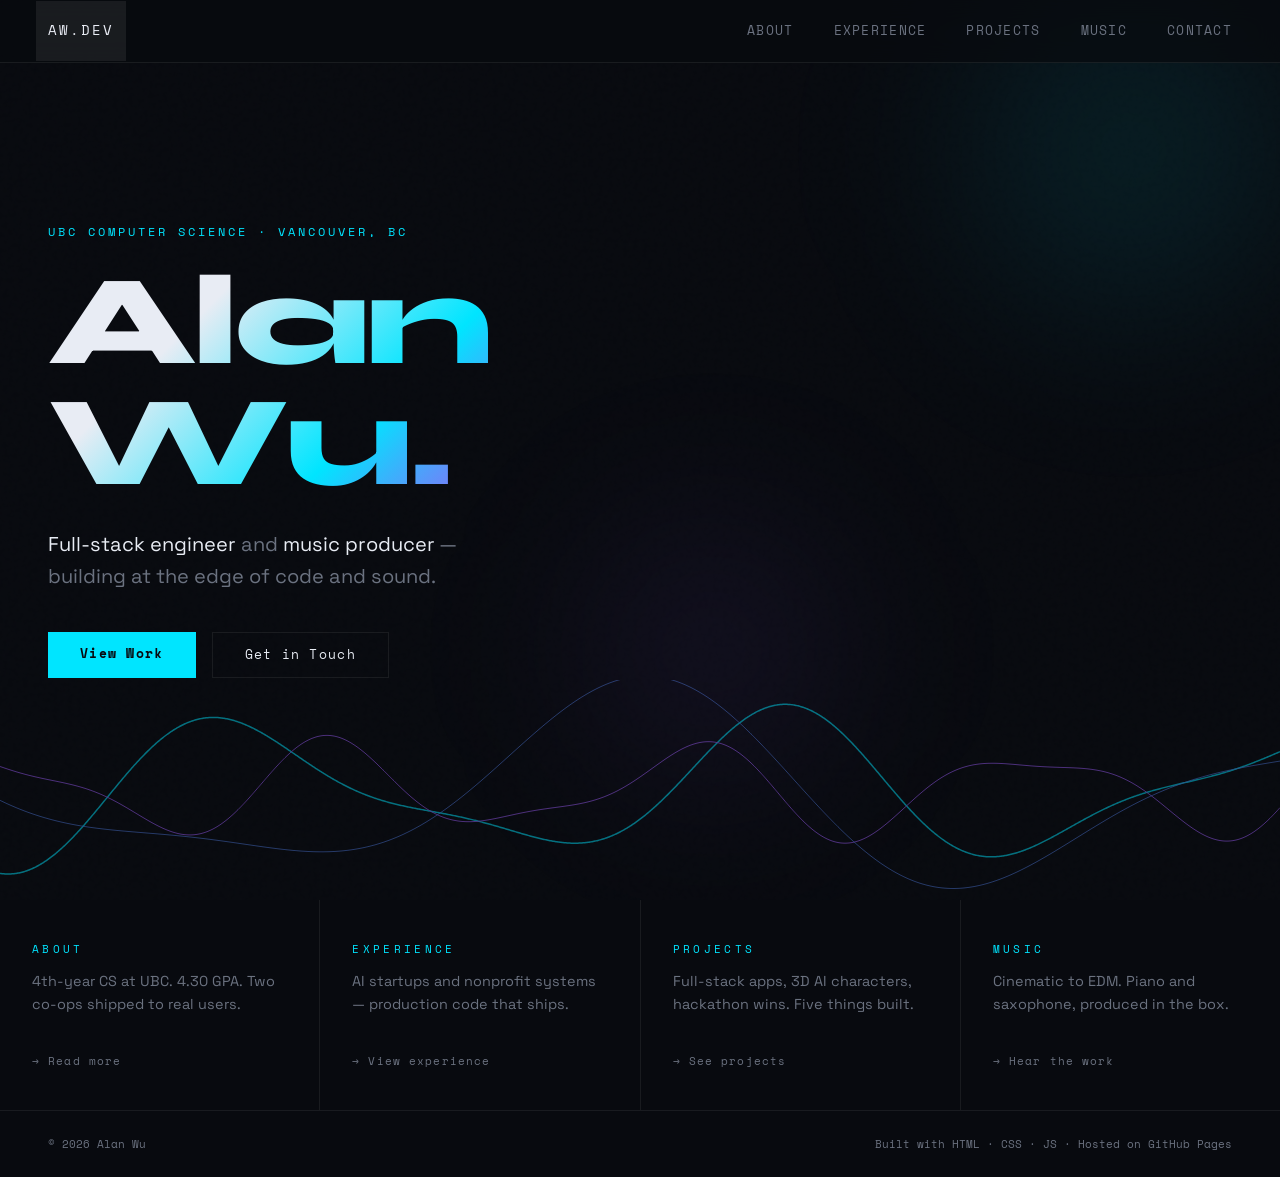
<file: index.html>
<!DOCTYPE html>
<html lang="en">
<head>
  <meta charset="UTF-8" />
  <meta name="viewport" content="width=device-width, initial-scale=1.0" />
  <title>Alan Wu</title>
  <link rel="preconnect" href="https://fonts.googleapis.com" />
  <link href="https://fonts.googleapis.com/css2?family=Space+Grotesk:wght@300;400;500;600;700&family=Space+Mono:wght@400;700&family=Syne:wght@700;800&display=swap" rel="stylesheet" />
  <link rel="stylesheet" href="assets/css/main.css" />
  <link rel="stylesheet" href="assets/css/index.css" />
</head>
<body>

  <!-- NAV -->
  <nav>
    <a href="index.html" class="nav-logo">AW.DEV</a>
    <div class="nav-links">
      <div class="nav-indicator"></div>
      <a href="about.html">About</a>
      <a href="experience.html">Experience</a>
      <a href="projects.html">Projects</a>
      <a href="music.html">Music</a>
      <a href="contact.html">Contact</a>
    </div>
    <button class="nav-hamburger" aria-label="Toggle menu">
      <span></span><span></span><span></span>
    </button>
  </nav>

  <main>
    <!-- HERO -->
    <section id="hero">
      <div class="glow-orb glow-orb-1"></div>
      <div class="glow-orb glow-orb-2"></div>

      <p class="hero-eyebrow">UBC Computer Science · Vancouver, BC</p>
      <h1 class="hero-name">Alan<br/>Wu.</h1>
      <p class="hero-tagline">
        <span>Full-stack engineer</span> and <span>music producer</span> —
        building at the edge of code and sound.
      </p>
      <div class="hero-cta">
        <a href="projects.html" class="btn-primary">View Work</a>
        <a href="contact.html" class="btn-ghost">Get in Touch</a>
      </div>

      <canvas id="waveCanvas"></canvas>
      <span class="scroll-hint">Scroll to explore</span>
    </section>

    <!-- TEASER STRIP -->
    <div class="teaser-strip">
      <a href="about.html" class="teaser-card reveal">
        <div class="teaser-label">About</div>
        <p class="teaser-line">4th-year CS at UBC. 4.30 GPA. Two co-ops shipped to real users.</p>
        <span class="teaser-arrow">→ Read more</span>
      </a>
      <a href="experience.html" class="teaser-card reveal">
        <div class="teaser-label">Experience</div>
        <p class="teaser-line">AI startups and nonprofit systems — production code that ships.</p>
        <span class="teaser-arrow">→ View experience</span>
      </a>
      <a href="projects.html" class="teaser-card reveal">
        <div class="teaser-label">Projects</div>
        <p class="teaser-line">Full-stack apps, 3D AI characters, hackathon wins. Five things built.</p>
        <span class="teaser-arrow">→ See projects</span>
      </a>
      <a href="music.html" class="teaser-card reveal">
        <div class="teaser-label">Music</div>
        <p class="teaser-line">Cinematic to EDM. Piano and saxophone, produced in the box.</p>
        <span class="teaser-arrow">→ Hear the work</span>
      </a>
    </div>
  </main>

  <footer>
    <span>© 2026 Alan Wu</span>
    <span>Built with HTML · CSS · JS · Hosted on GitHub Pages</span>
  </footer>

  <script src="assets/js/main.js" defer></script>
  <script src="assets/js/index.js" defer></script>
</body>
</html>
</file>
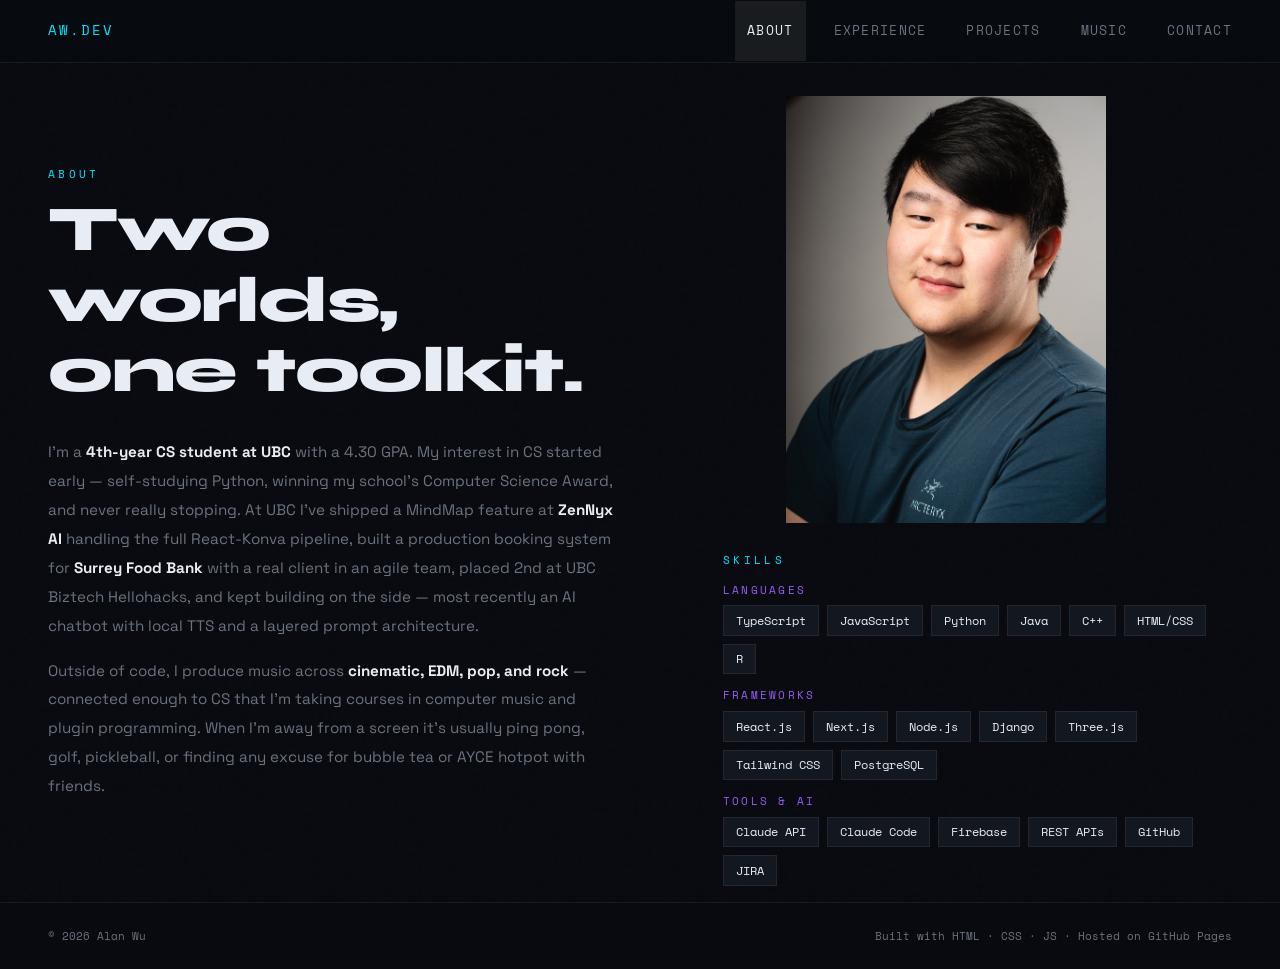
<file: about.html>
<!DOCTYPE html>
<html lang="en">
<head>
  <meta charset="UTF-8" />
  <meta name="viewport" content="width=device-width, initial-scale=1.0" />
  <title>About — Alan Wu</title>
  <link rel="preconnect" href="https://fonts.googleapis.com" />
  <link href="https://fonts.googleapis.com/css2?family=Space+Grotesk:wght@300;400;500;600;700&family=Space+Mono:wght@400;700&family=Syne:wght@700;800&display=swap" rel="stylesheet" />
  <link rel="stylesheet" href="assets/css/main.css" />
  <link rel="stylesheet" href="assets/css/about.css" />
</head>
<body>

  <!-- NAV -->
  <nav>
    <a href="index.html" class="nav-logo">AW.DEV</a>
    <div class="nav-links">
      <div class="nav-indicator"></div>
      <a href="about.html">About</a>
      <a href="experience.html">Experience</a>
      <a href="projects.html">Projects</a>
      <a href="music.html">Music</a>
      <a href="contact.html">Contact</a>
    </div>
    <button class="nav-hamburger" aria-label="Toggle menu">
      <span></span><span></span><span></span>
    </button>
  </nav>

  <main>
    <!-- ABOUT -->
    <section id="about">

      <div class="about-left">
        <p class="section-label reveal">About</p>
        <h1 class="about-heading reveal">Two worlds,<br/>one toolkit.</h1>
        <p class="about-text reveal">
          I'm a <strong>4th-year CS student at UBC</strong> with a 4.30 GPA. My interest in CS
          started early — self-studying Python, winning my school's Computer Science Award, and
          never really stopping. At UBC I've shipped a MindMap feature at <strong>ZenNyx AI</strong>
          handling the full React-Konva pipeline, built a production booking system for
          <strong>Surrey Food Bank</strong> with a real client in an agile team, placed 2nd at
          UBC Biztech Hellohacks, and kept building on the side — most recently an AI chatbot
          with local TTS and a layered prompt architecture.
        </p>
        <p class="about-text reveal" style="margin-top:1rem;">
          Outside of code, I produce music across <strong>cinematic, EDM, pop, and rock</strong>
          — connected enough to CS that I'm taking courses in computer music and plugin
          programming. When I'm away from a screen it's usually ping pong, golf, pickleball,
          or finding any excuse for bubble tea or AYCE hotpot with friends.
        </p>
      </div>

      <div class="about-photo-wrap reveal">
        <img src="assets/images/profile.jpg" alt="Alan Wu" class="about-photo">
      </div>

      <div class="about-skills-wrap">
        <p class="section-label reveal">Skills</p>
        <div class="skills-grid reveal">
          <div>
            <div class="skill-group-label">Languages</div>
            <div class="skill-tags">
              <span class="skill-tag">TypeScript</span>
              <span class="skill-tag">JavaScript</span>
              <span class="skill-tag">Python</span>
              <span class="skill-tag">Java</span>
              <span class="skill-tag">C++</span>
              <span class="skill-tag">HTML/CSS</span>
              <span class="skill-tag">R</span>
            </div>
          </div>
          <div>
            <div class="skill-group-label">Frameworks</div>
            <div class="skill-tags">
              <span class="skill-tag">React.js</span>
              <span class="skill-tag">Next.js</span>
              <span class="skill-tag">Node.js</span>
              <span class="skill-tag">Django</span>
              <span class="skill-tag">Three.js</span>
              <span class="skill-tag">Tailwind CSS</span>
              <span class="skill-tag">PostgreSQL</span>
            </div>
          </div>
          <div>
            <div class="skill-group-label">Tools &amp; AI</div>
            <div class="skill-tags">
              <span class="skill-tag">Claude API</span>
              <span class="skill-tag">Claude Code</span>
              <span class="skill-tag">Firebase</span>
              <span class="skill-tag">REST APIs</span>
              <span class="skill-tag">GitHub</span>
              <span class="skill-tag">JIRA</span>
            </div>
          </div>
        </div>
      </div>

    </section>
  </main>

  <footer>
    <span>© 2026 Alan Wu</span>
    <span>Built with HTML · CSS · JS · Hosted on GitHub Pages</span>
  </footer>

  <script src="assets/js/main.js" defer></script>
</body>
</html>
</file>
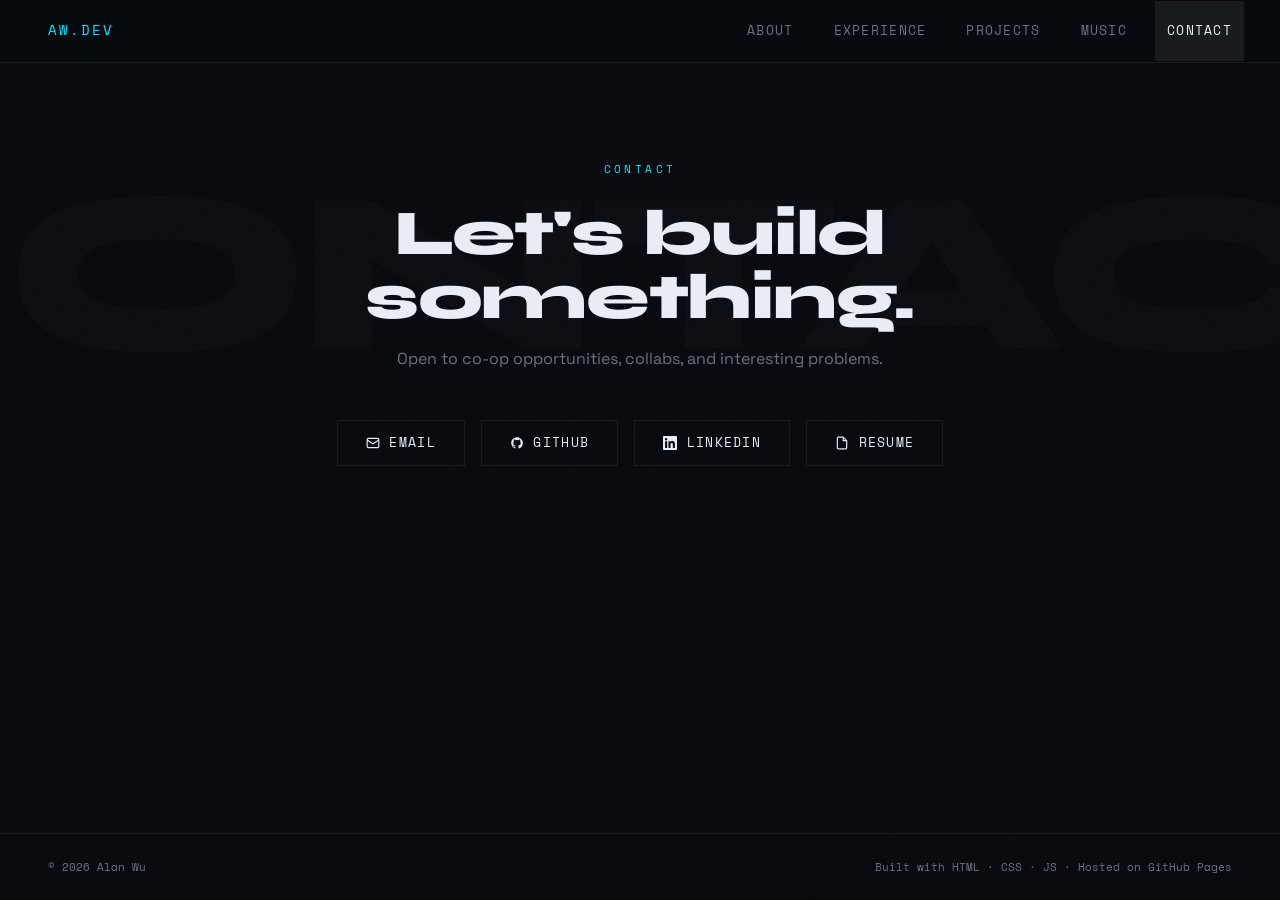
<file: contact.html>
<!DOCTYPE html>
<html lang="en">
<head>
  <meta charset="UTF-8" />
  <meta name="viewport" content="width=device-width, initial-scale=1.0" />
  <title>Contact — Alan Wu</title>
  <link rel="preconnect" href="https://fonts.googleapis.com" />
  <link href="https://fonts.googleapis.com/css2?family=Space+Grotesk:wght@300;400;500;600;700&family=Space+Mono:wght@400;700&family=Syne:wght@700;800&display=swap" rel="stylesheet" />
  <link rel="stylesheet" href="assets/css/main.css" />
  <link rel="stylesheet" href="assets/css/contact.css" />
</head>
<body>

  <!-- NAV -->
  <nav>
    <a href="index.html" class="nav-logo">AW.DEV</a>
    <div class="nav-links">
      <div class="nav-indicator"></div>
      <a href="about.html">About</a>
      <a href="experience.html">Experience</a>
      <a href="projects.html">Projects</a>
      <a href="music.html">Music</a>
      <a href="contact.html">Contact</a>
    </div>
    <button class="nav-hamburger" aria-label="Toggle menu">
      <span></span><span></span><span></span>
    </button>
  </nav>

  <main>
    <section id="contact">
      <p class="section-label reveal">Contact</p>
      <h1 class="contact-heading reveal">Let's build<br/>something.</h1>
      <p class="contact-sub reveal">Open to co-op opportunities, collabs, and interesting problems.</p>
      <div class="contact-links reveal">
        <button class="contact-link contact-email-btn" data-email="alanwu.coop@gmail.com" aria-label="Copy email address">
          <svg width="14" height="14" viewBox="0 0 24 24" fill="none" stroke="currentColor" stroke-width="2"><rect x="2" y="4" width="20" height="16" rx="2"/><path d="m22 7-8.97 5.7a1.94 1.94 0 0 1-2.06 0L2 7"/></svg>
          <span class="email-btn-label">Email</span>
        </button>
        <a href="https://github.com/Yoyoma2000" target="_blank" class="contact-link">
          <svg width="14" height="14" viewBox="0 0 24 24" fill="currentColor"><path d="M12 2C6.477 2 2 6.484 2 12.017c0 4.425 2.865 8.18 6.839 9.504.5.092.682-.217.682-.483 0-.237-.008-.868-.013-1.703-2.782.605-3.369-1.343-3.369-1.343-.454-1.158-1.11-1.466-1.11-1.466-.908-.62.069-.608.069-.608 1.003.07 1.531 1.032 1.531 1.032.892 1.53 2.341 1.088 2.91.832.092-.647.35-1.088.636-1.338-2.22-.253-4.555-1.113-4.555-4.951 0-1.093.39-1.988 1.029-2.688-.103-.253-.446-1.272.098-2.65 0 0 .84-.27 2.75 1.026A9.564 9.564 0 0 1 12 6.844a9.59 9.59 0 0 1 2.504.337c1.909-1.296 2.747-1.027 2.747-1.027.546 1.379.202 2.398.1 2.651.64.7 1.028 1.595 1.028 2.688 0 3.848-2.339 4.695-4.566 4.943.359.309.678.92.678 1.855 0 1.338-.012 2.419-.012 2.747 0 .268.18.58.688.482A10.02 10.02 0 0 0 22 12.017C22 6.484 17.522 2 12 2z"/></svg>
          GitHub
        </a>
        <a href="https://www.linkedin.com/in/alan-wu-5a5097244/" target="_blank" class="contact-link">
          <svg width="14" height="14" viewBox="0 0 24 24" fill="currentColor"><path d="M20.447 20.452h-3.554v-5.569c0-1.328-.027-3.037-1.852-3.037-1.853 0-2.136 1.445-2.136 2.939v5.667H9.351V9h3.414v1.561h.046c.477-.9 1.637-1.85 3.37-1.85 3.601 0 4.267 2.37 4.267 5.455v6.286zM5.337 7.433a2.062 2.062 0 0 1-2.063-2.065 2.064 2.064 0 1 1 2.063 2.065zm1.782 13.019H3.555V9h3.564v11.452zM22.225 0H1.771C.792 0 0 .774 0 1.729v20.542C0 23.227.792 24 1.771 24h20.451C23.2 24 24 23.227 24 22.271V1.729C24 .774 23.2 0 22.222 0h.003z"/></svg>
          LinkedIn
        </a>
        <a href="./assets/documents/resume.pdf" target="_blank" rel="noopener" class="contact-link">
          <svg width="14" height="14" viewBox="0 0 24 24" fill="none" stroke="currentColor" stroke-width="2"><path d="M14 2H6a2 2 0 0 0-2 2v16a2 2 0 0 0 2 2h12a2 2 0 0 0 2-2V8z"/><polyline points="14 2 14 8 20 8"/></svg>
          Resume
        </a>
      </div>
    </section>
  </main>

  <footer>
    <span>© 2026 Alan Wu</span>
    <span>Built with HTML · CSS · JS · Hosted on GitHub Pages</span>
  </footer>

  <script src="assets/js/main.js" defer></script>
  <script src="assets/js/contact.js" defer></script>
</body>
</html>
</file>
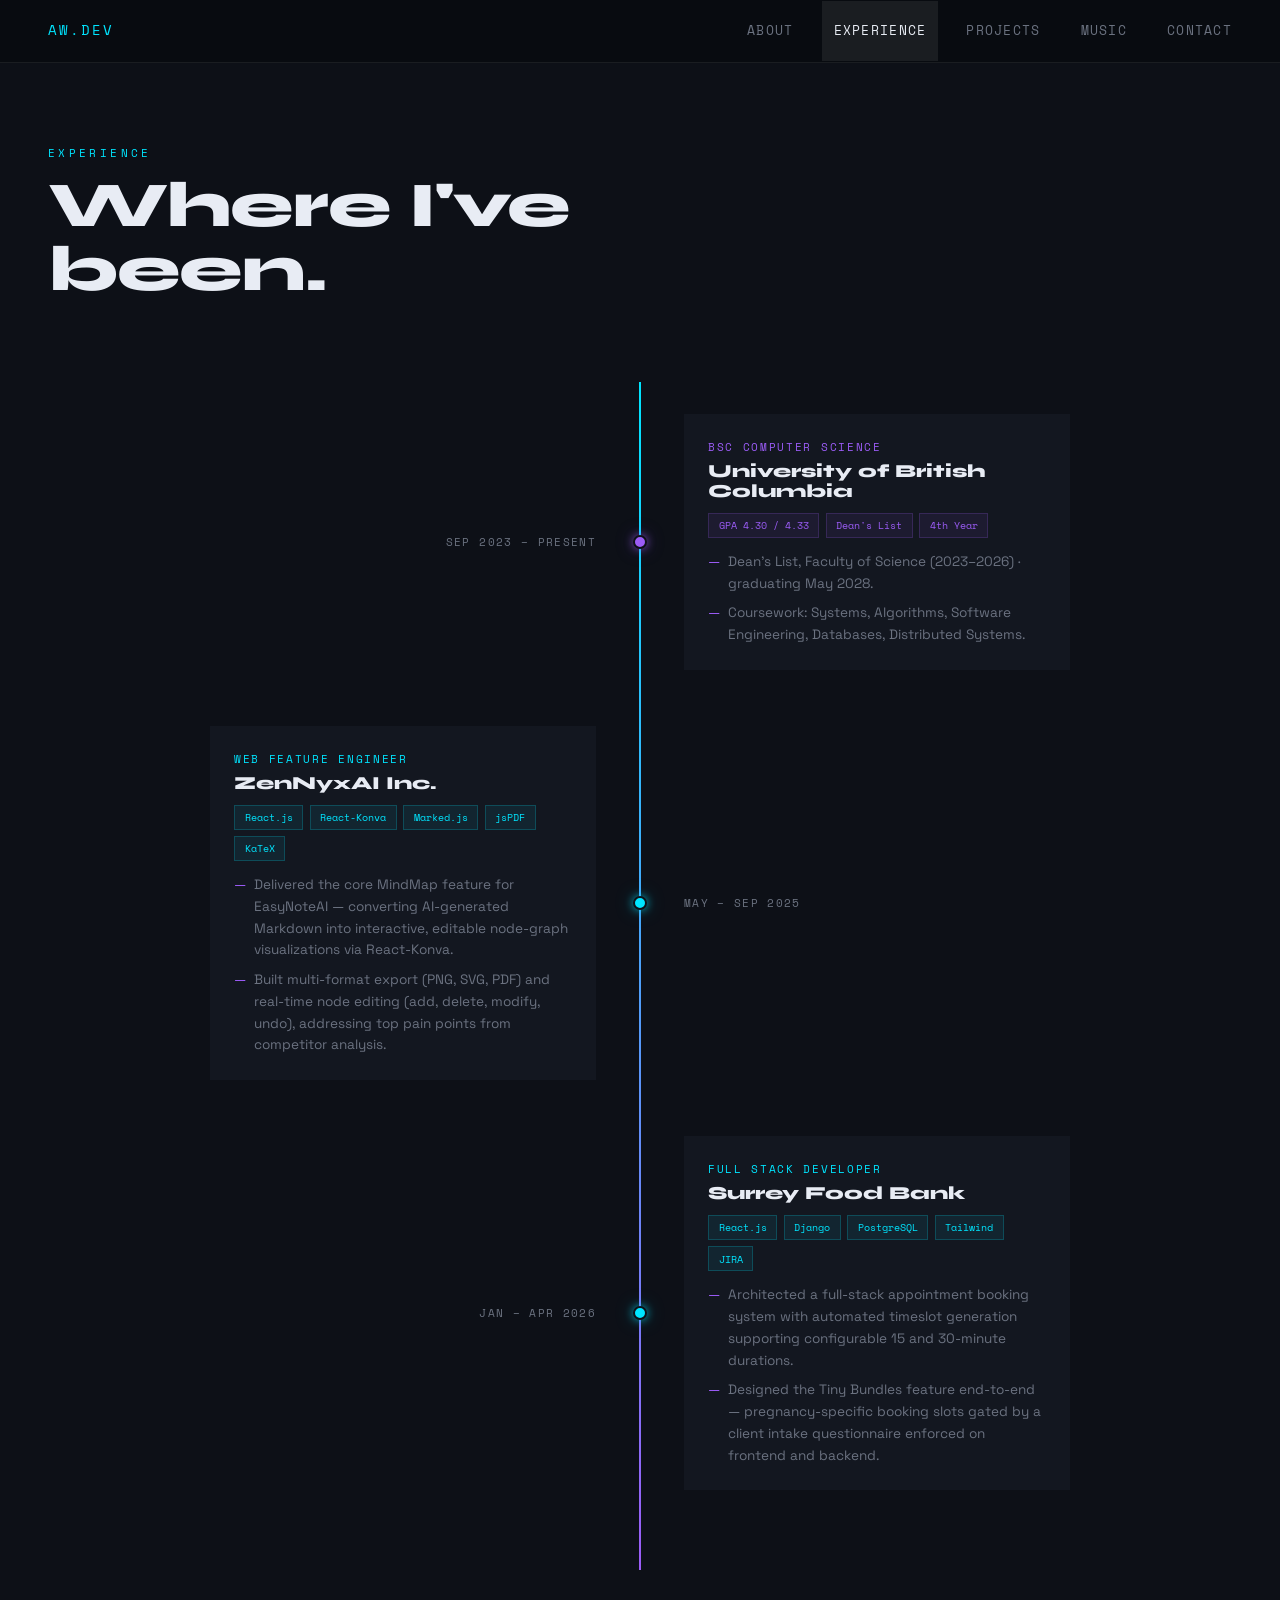
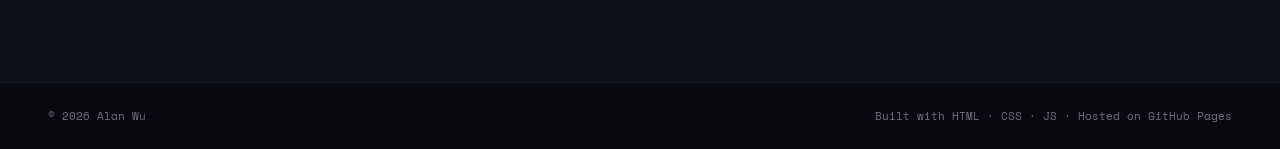
<file: experience.html>
<!DOCTYPE html>
<html lang="en">
<head>
  <meta charset="UTF-8" />
  <meta name="viewport" content="width=device-width, initial-scale=1.0" />
  <title>Experience — Alan Wu</title>
  <link rel="preconnect" href="https://fonts.googleapis.com" />
  <link href="https://fonts.googleapis.com/css2?family=Space+Grotesk:wght@300;400;500;600;700&family=Space+Mono:wght@400;700&family=Syne:wght@700;800&display=swap" rel="stylesheet" />
  <link rel="stylesheet" href="assets/css/main.css" />
  <link rel="stylesheet" href="assets/css/experience.css" />
</head>
<body>

  <!-- NAV -->
  <nav>
    <a href="index.html" class="nav-logo">AW.DEV</a>
    <div class="nav-links">
      <div class="nav-indicator"></div>
      <a href="about.html">About</a>
      <a href="experience.html">Experience</a>
      <a href="projects.html">Projects</a>
      <a href="music.html">Music</a>
      <a href="contact.html">Contact</a>
    </div>
    <button class="nav-hamburger" aria-label="Toggle menu">
      <span></span><span></span><span></span>
    </button>
  </nav>

  <main>
    <!-- PAGE HERO -->
    <div class="page-hero">
      <p class="section-label reveal">Experience</p>
      <h1 class="section-title reveal">Where I've<br/>been.</h1>
    </div>

    <!-- TIMELINE -->
    <section id="experience">
      <div class="timeline">

        <!-- ① UBC — oldest start -->
        <div class="tl-entry tl-left">
          <div class="tl-date">Sep 2023 – Present</div>
          <div class="tl-node tl-node--academic"></div>
          <div class="tl-card">
            <div class="exp-role exp-role--academic">BSc Computer Science</div>
            <div class="exp-company">University of British Columbia</div>
            <div class="card-date">Sep 2023 – Present</div>
            <div class="exp-tech">
              <span class="tech-tag tech-tag--academic">GPA 4.30 / 4.33</span>
              <span class="tech-tag tech-tag--academic">Dean's List</span>
              <span class="tech-tag tech-tag--academic">4th Year</span>
            </div>
            <ul class="exp-bullets">
              <li>Dean's List, Faculty of Science (2023–2026) · graduating May 2028.</li>
              <li>Coursework: Systems, Algorithms, Software Engineering, Databases, Distributed Systems.</li>
            </ul>
          </div>
        </div>

        <!-- ② ZenNyxAI -->
        <div class="tl-entry tl-right">
          <div class="tl-card">
            <div class="exp-role">Web Feature Engineer</div>
            <div class="exp-company">ZenNyxAI Inc.</div>
            <div class="card-date">May – Sep 2025</div>
            <div class="exp-tech">
              <span class="tech-tag">React.js</span>
              <span class="tech-tag">React-Konva</span>
              <span class="tech-tag">Marked.js</span>
              <span class="tech-tag">jsPDF</span>
              <span class="tech-tag">KaTeX</span>
            </div>
            <ul class="exp-bullets">
              <li>Delivered the core MindMap feature for EasyNoteAI — converting AI-generated Markdown into interactive, editable node-graph visualizations via React-Konva.</li>
              <li>Built multi-format export (PNG, SVG, PDF) and real-time node editing (add, delete, modify, undo), addressing top pain points from competitor analysis.</li>
            </ul>
          </div>
          <div class="tl-node"></div>
          <div class="tl-date">May – Sep 2025</div>
        </div>

        <!-- ③ Surrey Food Bank — newest -->
        <div class="tl-entry tl-left">
          <div class="tl-date">Jan – Apr 2026</div>
          <div class="tl-node"></div>
          <div class="tl-card">
            <div class="exp-role">Full Stack Developer</div>
            <div class="exp-company">Surrey Food Bank</div>
            <div class="card-date">Jan – Apr 2026</div>
            <div class="exp-tech">
              <span class="tech-tag">React.js</span>
              <span class="tech-tag">Django</span>
              <span class="tech-tag">PostgreSQL</span>
              <span class="tech-tag">Tailwind</span>
              <span class="tech-tag">JIRA</span>
            </div>
            <ul class="exp-bullets">
              <li>Architected a full-stack appointment booking system with automated timeslot generation supporting configurable 15 and 30-minute durations.</li>
              <li>Designed the Tiny Bundles feature end-to-end — pregnancy-specific booking slots gated by a client intake questionnaire enforced on frontend and backend.</li>
            </ul>
          </div>
        </div>

      </div>
    </section>
  </main>

  <footer>
    <span>© 2026 Alan Wu</span>
    <span>Built with HTML · CSS · JS · Hosted on GitHub Pages</span>
  </footer>

  <script src="assets/js/main.js" defer></script>
  <script src="assets/js/experience.js" defer></script>
</body>
</html>
</file>
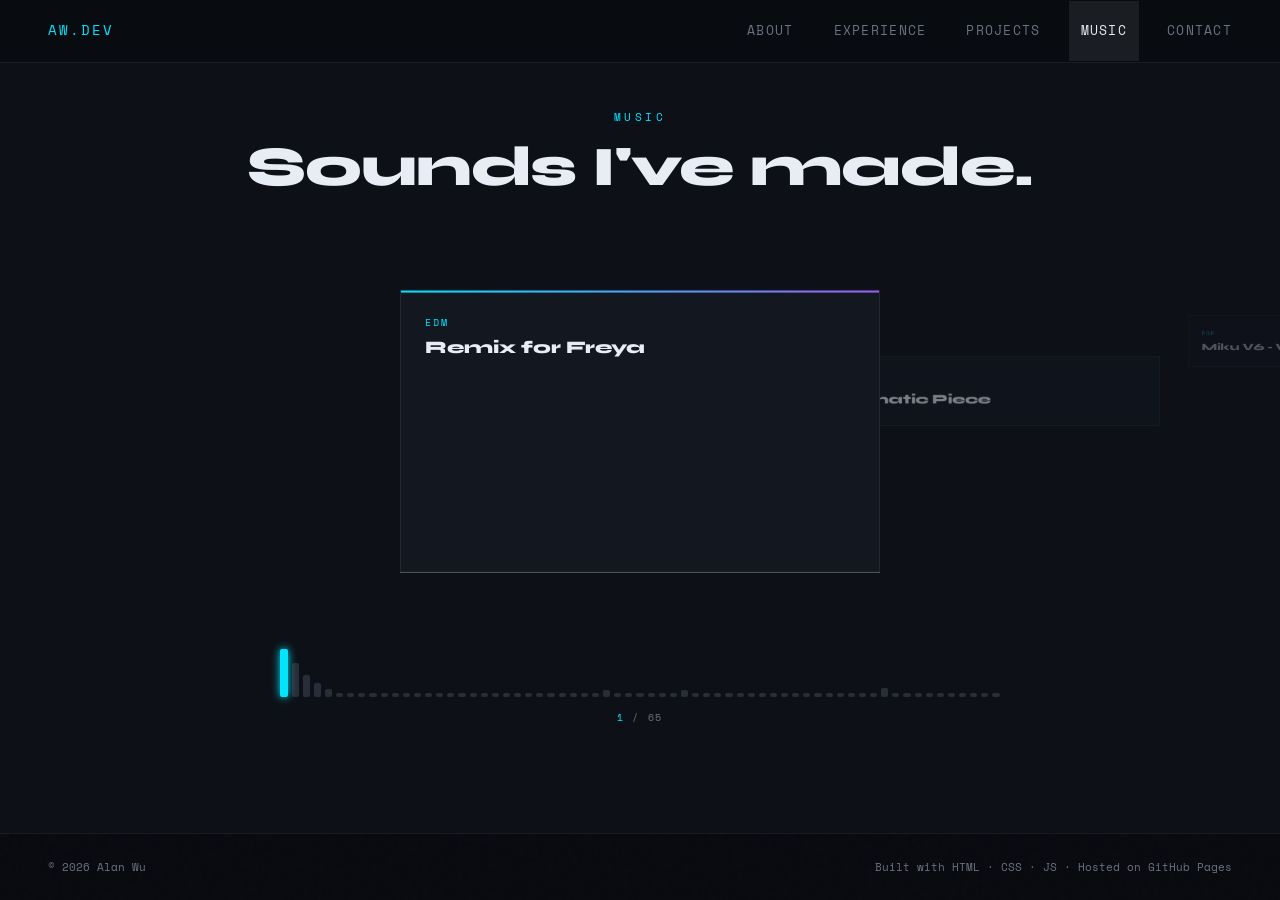
<file: music.html>
<!DOCTYPE html>
<html lang="en">
<head>
  <meta charset="UTF-8" />
  <meta name="viewport" content="width=device-width, initial-scale=1.0" />
  <title>Music — Alan Wu</title>
  <link rel="preconnect" href="https://fonts.googleapis.com" />
  <link href="https://fonts.googleapis.com/css2?family=Space+Grotesk:wght@300;400;500;600;700&family=Space+Mono:wght@400;700&family=Syne:wght@700;800&display=swap" rel="stylesheet" />
  <link rel="stylesheet" href="assets/css/main.css" />
  <link rel="stylesheet" href="assets/css/music.css" />
</head>
<body>

  <!-- NAV -->
  <nav>
    <a href="index.html" class="nav-logo">AW.DEV</a>
    <div class="nav-links">
      <div class="nav-indicator"></div>
      <a href="about.html">About</a>
      <a href="experience.html">Experience</a>
      <a href="projects.html">Projects</a>
      <a href="music.html">Music</a>
      <a href="contact.html">Contact</a>
    </div>
    <button class="nav-hamburger" aria-label="Toggle menu">
      <span></span><span></span><span></span>
    </button>
  </nav>

  <main>
    <section id="music">
      <div class="mc-header">
        <p class="section-label reveal">Music</p>
        <h1 class="mc-heading reveal">Sounds I've made.</h1>
      </div>

      <div class="mc-clip">
        <div class="mc-stage" id="mcStage">
          <!-- track cards injected by music.js -->
        </div>
      </div>

      <div class="mc-footer">
        <div class="mc-viz" id="mcViz"></div>
        <div class="mc-counter">
          <span class="mc-current">1</span><span> / </span><span class="mc-total">17</span>
        </div>
      </div>
    </section>
  </main>

  <footer>
    <span>© 2026 Alan Wu</span>
    <span>Built with HTML · CSS · JS · Hosted on GitHub Pages</span>
  </footer>

  <script src="assets/js/main.js" defer></script>
  <script src="assets/js/music.js" defer></script>
</body>
</html>
</file>
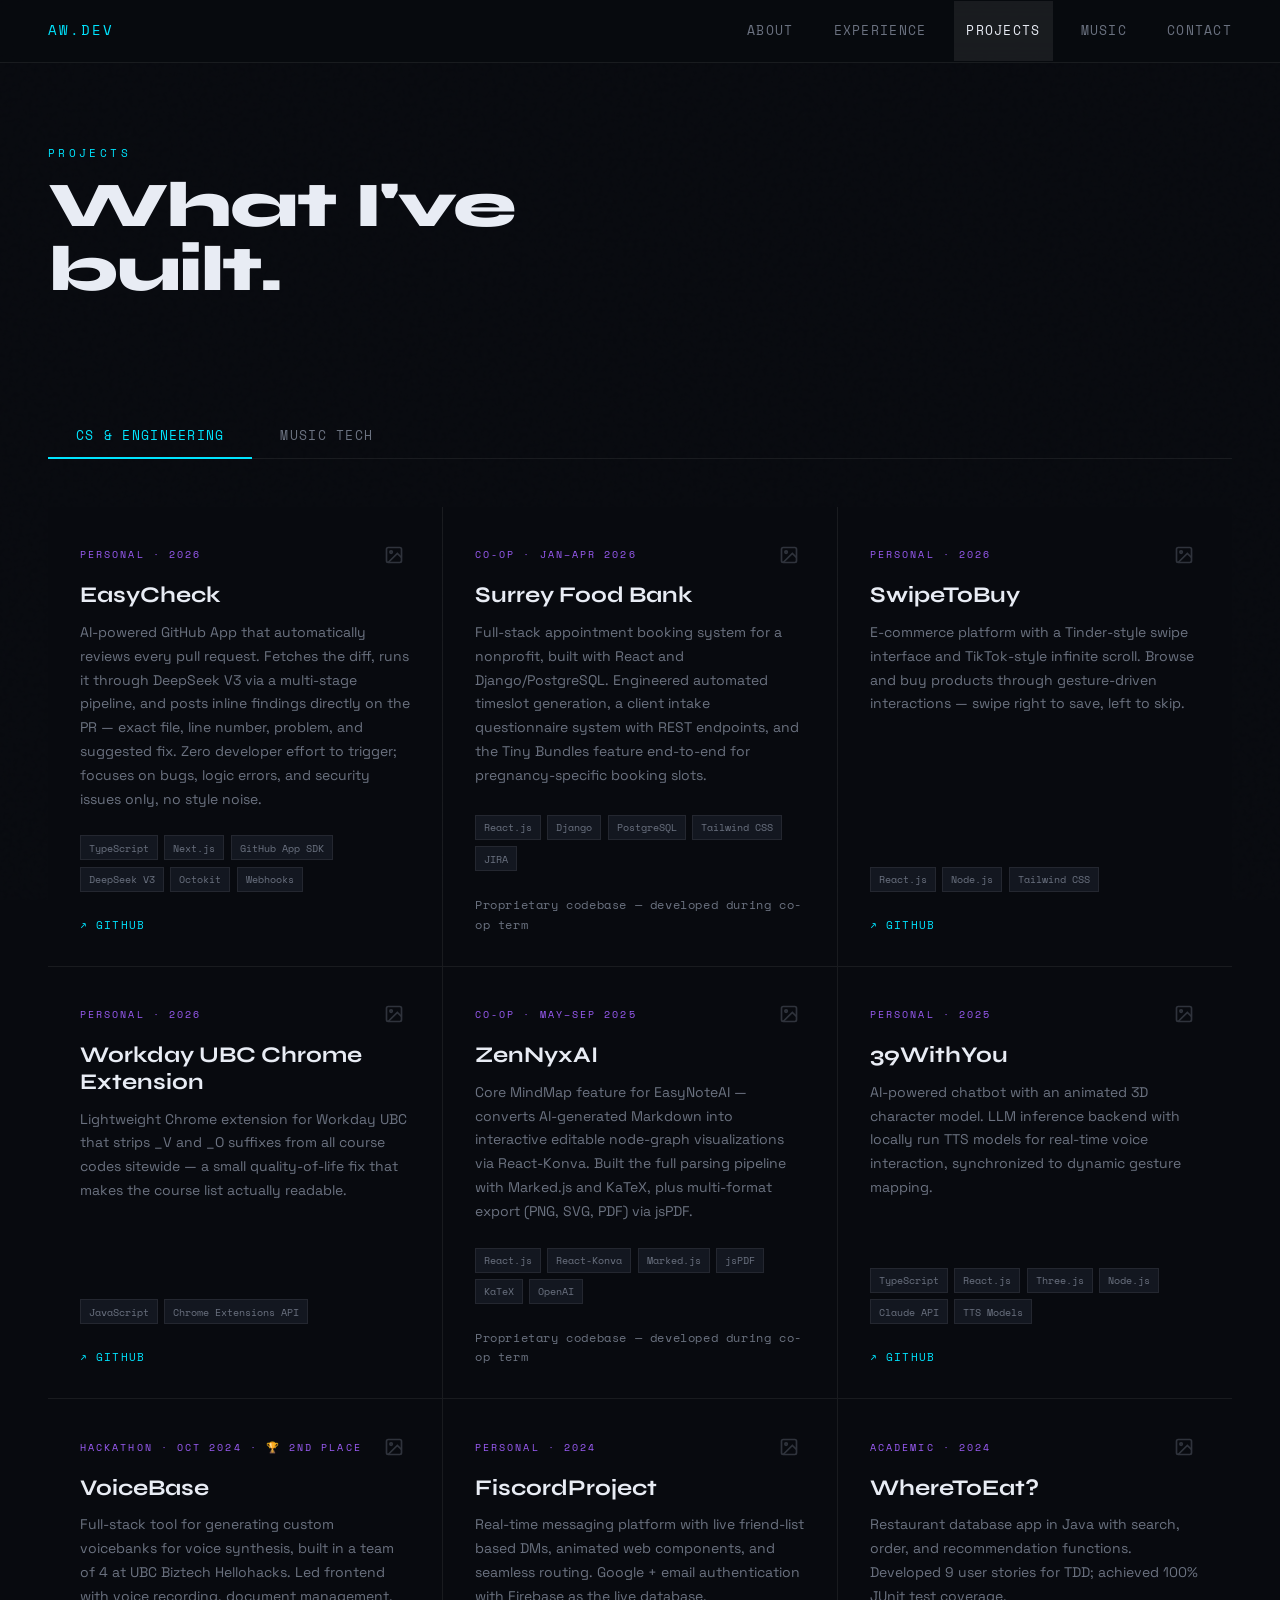
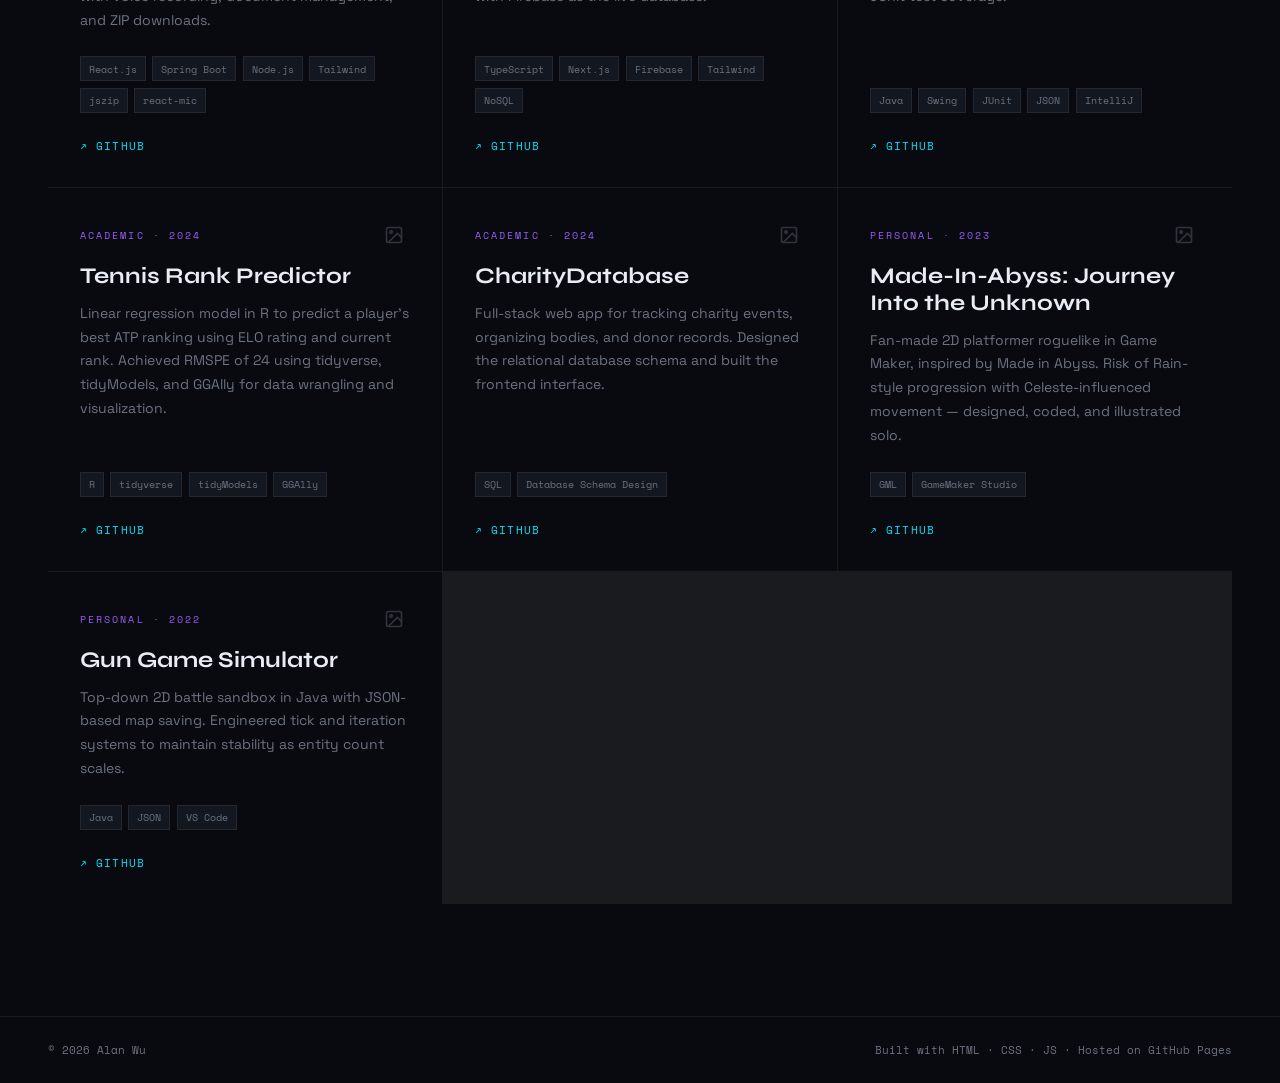
<file: projects.html>
<!DOCTYPE html>
<html lang="en">
<head>
  <meta charset="UTF-8" />
  <meta name="viewport" content="width=device-width, initial-scale=1.0" />
  <title>Projects — Alan Wu</title>
  <link rel="preconnect" href="https://fonts.googleapis.com" />
  <link href="https://fonts.googleapis.com/css2?family=Space+Grotesk:wght@300;400;500;600;700&family=Space+Mono:wght@400;700&family=Syne:wght@700;800&display=swap" rel="stylesheet" />
  <link rel="stylesheet" href="assets/css/main.css" />
  <link rel="stylesheet" href="assets/css/projects.css" />
</head>
<body>

  <!-- NAV -->
  <nav>
    <a href="index.html" class="nav-logo">AW.DEV</a>
    <div class="nav-links">
      <div class="nav-indicator"></div>
      <a href="about.html">About</a>
      <a href="experience.html">Experience</a>
      <a href="projects.html">Projects</a>
      <a href="music.html">Music</a>
      <a href="contact.html">Contact</a>
    </div>
    <button class="nav-hamburger" aria-label="Toggle menu">
      <span></span><span></span><span></span>
    </button>
  </nav>

  <main>
    <!-- PAGE HERO -->
    <div class="page-hero">
      <p class="section-label reveal">Projects</p>
      <h1 class="section-title reveal">What I've<br/>built.</h1>
    </div>

    <!-- PROJECTS -->
    <section id="projects">
      <div class="projects-tabs">
        <button class="tab-btn active" data-tab="cs">CS &amp; Engineering</button>
        <button class="tab-btn" data-tab="music-tech">Music Tech</button>
      </div>

      <div class="tab-panel active" id="tab-cs">
        <div class="projects-grid">

          <div class="project-card reveal">
            <div class="project-card-header">
              <div class="project-type">Personal · 2026</div>
              <button class="project-img-btn" aria-label="View screenshot" title="View screenshot" data-src="assets/images/projects/easycheck.png">
                <svg width="20" height="20" viewBox="0 0 24 24" fill="none" stroke="currentColor" stroke-width="2"><rect x="3" y="3" width="18" height="18" rx="2"/><circle cx="8.5" cy="8.5" r="1.5"/><path d="M21 15l-5-5L5 21"/></svg>
              </button>
            </div>
            <div class="project-name">EasyCheck</div>
            <p class="project-desc">AI-powered GitHub App that automatically reviews every pull request. Fetches the diff, runs it through DeepSeek V3 via a multi-stage pipeline, and posts inline findings directly on the PR — exact file, line number, problem, and suggested fix. Zero developer effort to trigger; focuses on bugs, logic errors, and security issues only, no style noise.</p>
            <div class="project-stack">
              <span>TypeScript</span><span>Next.js</span><span>GitHub App SDK</span>
              <span>DeepSeek V3</span><span>Octokit</span><span>Webhooks</span>
            </div>
            <div class="project-links">
              <a href="https://github.com/Yoyoma2000/EasyCheck" class="project-link" target="_blank" rel="noopener">↗ GitHub</a>
            </div>
          </div>

          <div class="project-card reveal">
            <div class="project-card-header">
              <div class="project-type">Co-op · Jan–Apr 2026</div>
              <button class="project-img-btn" aria-label="View screenshot" title="View screenshot" data-src="assets/images/projects/surrey-food-bank.png">
                <svg width="20" height="20" viewBox="0 0 24 24" fill="none" stroke="currentColor" stroke-width="2"><rect x="3" y="3" width="18" height="18" rx="2"/><circle cx="8.5" cy="8.5" r="1.5"/><path d="M21 15l-5-5L5 21"/></svg>
              </button>
            </div>
            <div class="project-name">Surrey Food Bank</div>
            <p class="project-desc">Full-stack appointment booking system for a nonprofit, built with React and Django/PostgreSQL. Engineered automated timeslot generation, a client intake questionnaire system with REST endpoints, and the Tiny Bundles feature end-to-end for pregnancy-specific booking slots.</p>
            <div class="project-stack">
              <span>React.js</span><span>Django</span><span>PostgreSQL</span>
              <span>Tailwind CSS</span><span>JIRA</span>
            </div>
            <p class="project-note">Proprietary codebase — developed during co-op term</p>
          </div>

          <div class="project-card reveal">
            <div class="project-card-header">
              <div class="project-type">Personal · 2026</div>
              <button class="project-img-btn" aria-label="View screenshot" title="View screenshot" data-src="assets/images/projects/swipetobuy.png">
                <svg width="20" height="20" viewBox="0 0 24 24" fill="none" stroke="currentColor" stroke-width="2"><rect x="3" y="3" width="18" height="18" rx="2"/><circle cx="8.5" cy="8.5" r="1.5"/><path d="M21 15l-5-5L5 21"/></svg>
              </button>
            </div>
            <div class="project-name">SwipeToBuy</div>
            <p class="project-desc">E-commerce platform with a Tinder-style swipe interface and TikTok-style infinite scroll. Browse and buy products through gesture-driven interactions — swipe right to save, left to skip.</p>
            <div class="project-stack">
              <span>React.js</span><span>Node.js</span><span>Tailwind CSS</span>
            </div>
            <div class="project-links">
              <a href="https://github.com/Yoyoma2000/SwipeToBuy" class="project-link" target="_blank" rel="noopener">↗ GitHub</a>
            </div>
          </div>

          <div class="project-card reveal">
            <div class="project-card-header">
              <div class="project-type">Personal · 2026</div>
              <button class="project-img-btn" aria-label="View screenshot" title="View screenshot" data-src="assets/images/projects/workday-ubc-chrome-extension.png">
                <svg width="20" height="20" viewBox="0 0 24 24" fill="none" stroke="currentColor" stroke-width="2"><rect x="3" y="3" width="18" height="18" rx="2"/><circle cx="8.5" cy="8.5" r="1.5"/><path d="M21 15l-5-5L5 21"/></svg>
              </button>
            </div>
            <div class="project-name">Workday UBC Chrome Extension</div>
            <p class="project-desc">Lightweight Chrome extension for Workday UBC that strips _V and _O suffixes from all course codes sitewide — a small quality-of-life fix that makes the course list actually readable.</p>
            <div class="project-stack">
              <span>JavaScript</span><span>Chrome Extensions API</span>
            </div>
            <div class="project-links">
              <a href="https://github.com/Yoyoma2000/WorkdayUBC-Extension-RemoveLocationCode" class="project-link" target="_blank" rel="noopener">↗ GitHub</a>
            </div>
          </div>

          <div class="project-card reveal">
            <div class="project-card-header">
              <div class="project-type">Co-op · May–Sep 2025</div>
              <button class="project-img-btn" aria-label="View screenshot" title="View screenshot" data-src="assets/images/projects/zennyxai.png">
                <svg width="20" height="20" viewBox="0 0 24 24" fill="none" stroke="currentColor" stroke-width="2"><rect x="3" y="3" width="18" height="18" rx="2"/><circle cx="8.5" cy="8.5" r="1.5"/><path d="M21 15l-5-5L5 21"/></svg>
              </button>
            </div>
            <div class="project-name">ZenNyxAI</div>
            <p class="project-desc">Core MindMap feature for EasyNoteAI — converts AI-generated Markdown into interactive editable node-graph visualizations via React-Konva. Built the full parsing pipeline with Marked.js and KaTeX, plus multi-format export (PNG, SVG, PDF) via jsPDF.</p>
            <div class="project-stack">
              <span>React.js</span><span>React-Konva</span><span>Marked.js</span>
              <span>jsPDF</span><span>KaTeX</span><span>OpenAI</span>
            </div>
            <p class="project-note">Proprietary codebase — developed during co-op term</p>
          </div>

          <div class="project-card reveal">
            <div class="project-card-header">
              <div class="project-type">Personal · 2025</div>
              <button class="project-img-btn" aria-label="View screenshot" title="View screenshot" data-src="assets/images/projects/39withyou.png">
                <svg width="20" height="20" viewBox="0 0 24 24" fill="none" stroke="currentColor" stroke-width="2"><rect x="3" y="3" width="18" height="18" rx="2"/><circle cx="8.5" cy="8.5" r="1.5"/><path d="M21 15l-5-5L5 21"/></svg>
              </button>
            </div>
            <div class="project-name">39WithYou</div>
            <p class="project-desc">AI-powered chatbot with an animated 3D character model. LLM inference backend with locally run TTS models for real-time voice interaction, synchronized to dynamic gesture mapping.</p>
            <div class="project-stack">
              <span>TypeScript</span><span>React.js</span><span>Three.js</span>
              <span>Node.js</span><span>Claude API</span><span>TTS Models</span>
            </div>
            <div class="project-links">
              <a href="https://github.com/Yoyoma2000/39WithYou" class="project-link" target="_blank" rel="noopener">↗ GitHub</a>
            </div>
          </div>

          <div class="project-card reveal">
            <div class="project-card-header">
              <div class="project-type">Hackathon · Oct 2024 · 🏆 2nd Place</div>
              <button class="project-img-btn" aria-label="View screenshot" title="View screenshot" data-src="assets/images/projects/voicebase.png">
                <svg width="20" height="20" viewBox="0 0 24 24" fill="none" stroke="currentColor" stroke-width="2"><rect x="3" y="3" width="18" height="18" rx="2"/><circle cx="8.5" cy="8.5" r="1.5"/><path d="M21 15l-5-5L5 21"/></svg>
              </button>
            </div>
            <div class="project-name">VoiceBase</div>
            <p class="project-desc">Full-stack tool for generating custom voicebanks for voice synthesis, built in a team of 4 at UBC Biztech Hellohacks. Led frontend with voice recording, document management, and ZIP downloads.</p>
            <div class="project-stack">
              <span>React.js</span><span>Spring Boot</span><span>Node.js</span>
              <span>Tailwind</span><span>jszip</span><span>react-mic</span>
            </div>
            <div class="project-links">
              <a href="https://github.com/Yoyoma2000/Voicebank-Maker" class="project-link" target="_blank" rel="noopener">↗ GitHub</a>
            </div>
          </div>

          <div class="project-card reveal">
            <div class="project-card-header">
              <div class="project-type">Personal · 2024</div>
              <button class="project-img-btn" aria-label="View screenshot" title="View screenshot" data-src="assets/images/projects/fiscordproject.png">
                <svg width="20" height="20" viewBox="0 0 24 24" fill="none" stroke="currentColor" stroke-width="2"><rect x="3" y="3" width="18" height="18" rx="2"/><circle cx="8.5" cy="8.5" r="1.5"/><path d="M21 15l-5-5L5 21"/></svg>
              </button>
            </div>
            <div class="project-name">FiscordProject</div>
            <p class="project-desc">Real-time messaging platform with live friend-list based DMs, animated web components, and seamless routing. Google + email authentication with Firebase as the live database.</p>
            <div class="project-stack">
              <span>TypeScript</span><span>Next.js</span><span>Firebase</span>
              <span>Tailwind</span><span>NoSQL</span>
            </div>
            <div class="project-links">
              <a href="https://github.com/Yoyoma2000/fiscordprojectalan" class="project-link" target="_blank" rel="noopener">↗ GitHub</a>
            </div>
          </div>

          <div class="project-card reveal">
            <div class="project-card-header">
              <div class="project-type">Academic · 2024</div>
              <button class="project-img-btn" aria-label="View screenshot" title="View screenshot" data-src="assets/images/projects/wheretoeat.png">
                <svg width="20" height="20" viewBox="0 0 24 24" fill="none" stroke="currentColor" stroke-width="2"><rect x="3" y="3" width="18" height="18" rx="2"/><circle cx="8.5" cy="8.5" r="1.5"/><path d="M21 15l-5-5L5 21"/></svg>
              </button>
            </div>
            <div class="project-name">WhereToEat?</div>
            <p class="project-desc">Restaurant database app in Java with search, order, and recommendation functions. Developed 9 user stories for TDD; achieved 100% JUnit test coverage.</p>
            <div class="project-stack">
              <span>Java</span><span>Swing</span><span>JUnit</span>
              <span>JSON</span><span>IntelliJ</span>
            </div>
            <div class="project-links">
              <a href="https://github.com/Yoyoma2000/WhereToEat" class="project-link" target="_blank" rel="noopener">↗ GitHub</a>
            </div>
          </div>

          <div class="project-card reveal">
            <div class="project-card-header">
              <div class="project-type">Academic · 2024</div>
              <button class="project-img-btn" aria-label="View screenshot" title="View screenshot" data-src="assets/images/projects/tennis-rank-predictor.png">
                <svg width="20" height="20" viewBox="0 0 24 24" fill="none" stroke="currentColor" stroke-width="2"><rect x="3" y="3" width="18" height="18" rx="2"/><circle cx="8.5" cy="8.5" r="1.5"/><path d="M21 15l-5-5L5 21"/></svg>
              </button>
            </div>
            <div class="project-name">Tennis Rank Predictor</div>
            <p class="project-desc">Linear regression model in R to predict a player's best ATP ranking using ELO rating and current rank. Achieved RMSPE of 24 using tidyverse, tidyModels, and GGAlly for data wrangling and visualization.</p>
            <div class="project-stack">
              <span>R</span><span>tidyverse</span><span>tidyModels</span><span>GGAlly</span>
            </div>
            <div class="project-links">
              <a href="https://github.com/Yoyoma2000/DSCI100-Group10-Project" class="project-link" target="_blank" rel="noopener">↗ GitHub</a>
            </div>
          </div>

          <div class="project-card reveal">
            <div class="project-card-header">
              <div class="project-type">Academic · 2024</div>
              <button class="project-img-btn" aria-label="View screenshot" title="View screenshot" data-src="assets/images/projects/charitydatabase.png">
                <svg width="20" height="20" viewBox="0 0 24 24" fill="none" stroke="currentColor" stroke-width="2"><rect x="3" y="3" width="18" height="18" rx="2"/><circle cx="8.5" cy="8.5" r="1.5"/><path d="M21 15l-5-5L5 21"/></svg>
              </button>
            </div>
            <div class="project-name">CharityDatabase</div>
            <p class="project-desc">Full-stack web app for tracking charity events, organizing bodies, and donor records. Designed the relational database schema and built the frontend interface.</p>
            <div class="project-stack">
              <span>SQL</span><span>Database Schema Design</span>
            </div>
            <div class="project-links">
              <a href="https://github.com/Yoyoma2000/CharityDatabase" class="project-link" target="_blank" rel="noopener">↗ GitHub</a>
            </div>
          </div>

          <div class="project-card reveal">
            <div class="project-card-header">
              <div class="project-type">Personal · 2023</div>
              <button class="project-img-btn" aria-label="View screenshot" title="View screenshot" data-src="assets/images/projects/made-in-abyss-journey-into-the-unknown.png">
                <svg width="20" height="20" viewBox="0 0 24 24" fill="none" stroke="currentColor" stroke-width="2"><rect x="3" y="3" width="18" height="18" rx="2"/><circle cx="8.5" cy="8.5" r="1.5"/><path d="M21 15l-5-5L5 21"/></svg>
              </button>
            </div>
            <div class="project-name">Made-In-Abyss: Journey Into the Unknown</div>
            <p class="project-desc">Fan-made 2D platformer roguelike in Game Maker, inspired by Made in Abyss. Risk of Rain-style progression with Celeste-influenced movement — designed, coded, and illustrated solo.</p>
            <div class="project-stack">
              <span>GML</span><span>GameMaker Studio</span>
            </div>
            <div class="project-links">
              <a href="https://github.com/Yoyoma2000/Made-In-Abyss---Journey-Into-the-Unknown" class="project-link" target="_blank" rel="noopener">↗ GitHub</a>
            </div>
          </div>

          <div class="project-card reveal">
            <div class="project-card-header">
              <div class="project-type">Personal · 2022</div>
              <button class="project-img-btn" aria-label="View screenshot" title="View screenshot" data-src="assets/images/projects/gun-game-simulator.png">
                <svg width="20" height="20" viewBox="0 0 24 24" fill="none" stroke="currentColor" stroke-width="2"><rect x="3" y="3" width="18" height="18" rx="2"/><circle cx="8.5" cy="8.5" r="1.5"/><path d="M21 15l-5-5L5 21"/></svg>
              </button>
            </div>
            <div class="project-name">Gun Game Simulator</div>
            <p class="project-desc">Top-down 2D battle sandbox in Java with JSON-based map saving. Engineered tick and iteration systems to maintain stability as entity count scales.</p>
            <div class="project-stack">
              <span>Java</span><span>JSON</span><span>VS Code</span>
            </div>
            <div class="project-links">
              <a href="https://github.com/Yoyoma2000/Gun-Game-Simulator" class="project-link" target="_blank" rel="noopener">↗ GitHub</a>
            </div>
          </div>

        </div>
      </div>

      <div class="tab-panel" id="tab-music-tech">
        <div class="projects-grid">

          <div class="project-card reveal">
            <div class="project-card-header">
              <div class="project-type">Personal · 2025 · Final Project</div>
              <button class="project-img-btn" aria-label="View screenshot" title="View screenshot" data-src="assets/images/projects/dj-mixing-station.png">
                <svg width="20" height="20" viewBox="0 0 24 24" fill="none" stroke="currentColor" stroke-width="2"><rect x="3" y="3" width="18" height="18" rx="2"/><circle cx="8.5" cy="8.5" r="1.5"/><path d="M21 15l-5-5L5 21"/></svg>
              </button>
            </div>
            <div class="project-name">DJ Mixing Station</div>
            <p class="project-desc">Full live-performance DJ station built in Max/MSP. Features a master loop track with global speed control and tape-speed effects, synced sub-tracks with per-track queue/on-off/restart controls, a multi-mode effects chain (repeat, randomizer, filter sweep with step sequencer automation), bit crusher, delay, reverb, and a real-time audio visualizer with oscilloscope and spectrogram. Used to perform a complete premade song live.</p>
            <div class="project-stack">
              <span>Max/MSP</span><span>Max 9</span><span>DSP</span><span>Audio Routing</span>
            </div>
            <div class="project-links">
              <a href="https://github.com/Yoyoma2000/MUSC320-projects" class="project-link" target="_blank" rel="noopener">↗ GitHub</a>
            </div>
          </div>

          <div class="project-card reveal">
            <div class="project-card-header">
              <div class="project-type">Academic · 2025</div>
              <button class="project-img-btn" aria-label="View screenshot" title="View screenshot" data-src="assets/images/projects/fm-synthesizer.png">
                <svg width="20" height="20" viewBox="0 0 24 24" fill="none" stroke="currentColor" stroke-width="2"><rect x="3" y="3" width="18" height="18" rx="2"/><circle cx="8.5" cy="8.5" r="1.5"/><path d="M21 15l-5-5L5 21"/></svg>
              </button>
            </div>
            <div class="project-name">FM Synthesizer</div>
            <p class="project-desc">Polyphonic FM synthesizer with frequency modulator, ADSR envelope, selectable wave shapes, and a filter. Includes real-time graphic visualizers — spectrogram and oscilloscope. Supports both digital keyboard clicks and external MIDI controller input.</p>
            <div class="project-stack">
              <span>Max/MSP</span><span>FM Synthesis</span><span>MIDI</span><span>DSP</span>
            </div>
            <div class="project-links">
              <a href="https://github.com/Yoyoma2000/MUSC320-projects" class="project-link" target="_blank" rel="noopener">↗ GitHub</a>
            </div>
          </div>

          <div class="project-card reveal">
            <div class="project-card-header">
              <div class="project-type">Academic · 2025</div>
              <button class="project-img-btn" aria-label="View screenshot" title="View screenshot" data-src="assets/images/projects/sampler.png">
                <svg width="20" height="20" viewBox="0 0 24 24" fill="none" stroke="currentColor" stroke-width="2"><rect x="3" y="3" width="18" height="18" rx="2"/><circle cx="8.5" cy="8.5" r="1.5"/><path d="M21 15l-5-5L5 21"/></svg>
              </button>
            </div>
            <div class="project-name">Sampler</div>
            <p class="project-desc">Full-featured sampler with sample load/save, loop with custom range selection, start/pause/play controls, pitch and pan adjustment, and variable playback speed. Supports simultaneous multi-sample playback.</p>
            <div class="project-stack">
              <span>Max/MSP</span><span>Audio Sampling</span><span>DSP</span>
            </div>
            <div class="project-links">
              <a href="https://github.com/Yoyoma2000/MUSC320-projects" class="project-link" target="_blank" rel="noopener">↗ GitHub</a>
            </div>
          </div>

          <div class="project-card reveal">
            <div class="project-card-header">
              <div class="project-type">Academic · 2025</div>
              <button class="project-img-btn" aria-label="View screenshot" title="View screenshot" data-src="assets/images/projects/midi-keyboard-sequencer.png">
                <svg width="20" height="20" viewBox="0 0 24 24" fill="none" stroke="currentColor" stroke-width="2"><rect x="3" y="3" width="18" height="18" rx="2"/><circle cx="8.5" cy="8.5" r="1.5"/><path d="M21 15l-5-5L5 21"/></svg>
              </button>
            </div>
            <div class="project-name">MIDI Keyboard + Sequencer</div>
            <p class="project-desc">Digital keyboard with MIDI controller support. Records a played sequence then plays it back either exactly or in randomized order — a simple but expressive performance tool.</p>
            <div class="project-stack">
              <span>Max/MSP</span><span>MIDI</span><span>Sequencing</span>
            </div>
            <div class="project-links">
              <a href="https://github.com/Yoyoma2000/MUSC320-projects" class="project-link" target="_blank" rel="noopener">↗ GitHub</a>
            </div>
          </div>

          <div class="project-card reveal">
            <div class="project-card-header">
              <div class="project-type">Academic · 2025</div>
              <button class="project-img-btn" aria-label="View screenshot" title="View screenshot" data-src="assets/images/projects/retro-game-music-generator.png">
                <svg width="20" height="20" viewBox="0 0 24 24" fill="none" stroke="currentColor" stroke-width="2"><rect x="3" y="3" width="18" height="18" rx="2"/><circle cx="8.5" cy="8.5" r="1.5"/><path d="M21 15l-5-5L5 21"/></svg>
              </button>
            </div>
            <div class="project-name">Retro Game Music Generator</div>
            <p class="project-desc">Procedural music generator for retro game aesthetics. Randomizes pitch and loudness across user-selected instruments and scales. Includes presets for Japanese, Roman/Grand, Major, Minor, Blues/Jazz, and Chinese scales.</p>
            <div class="project-stack">
              <span>Max/MSP</span><span>Procedural Generation</span><span>MIDI</span>
            </div>
            <div class="project-links">
              <a href="https://github.com/Yoyoma2000/MUSC320-projects" class="project-link" target="_blank" rel="noopener">↗ GitHub</a>
            </div>
          </div>

          <div class="project-card reveal">
            <div class="project-card-header">
              <div class="project-type">Academic · 2025</div>
              <button class="project-img-btn" aria-label="View screenshot" title="View screenshot" data-src="assets/images/projects/currency-converter.png">
                <svg width="20" height="20" viewBox="0 0 24 24" fill="none" stroke="currentColor" stroke-width="2"><rect x="3" y="3" width="18" height="18" rx="2"/><circle cx="8.5" cy="8.5" r="1.5"/><path d="M21 15l-5-5L5 21"/></svg>
              </button>
            </div>
            <div class="project-name">Currency Converter</div>
            <p class="project-desc">Introductory Max/MSP patch converting between CAD, USD, and JPY with default and custom conversion rates. Built as a first exploration of Max's data flow paradigm.</p>
            <div class="project-stack">
              <span>Max/MSP</span>
            </div>
            <div class="project-links">
              <a href="https://github.com/Yoyoma2000/MUSC320-projects" class="project-link" target="_blank" rel="noopener">↗ GitHub</a>
            </div>
          </div>

        </div>
      </div>
    </section>
  </main>

  <footer>
    <span>© 2026 Alan Wu</span>
    <span>Built with HTML · CSS · JS · Hosted on GitHub Pages</span>
  </footer>

  <!-- SCREENSHOT LIGHTBOX -->
  <div class="lightbox-overlay" id="lightboxOverlay" hidden>
    <button class="lightbox-close" id="lightboxClose" aria-label="Close">&times;</button>
    <img class="lightbox-img" id="lightboxImg" alt="" />
    <p class="lightbox-soon" id="lightboxSoon" hidden>Screenshot coming soon</p>
  </div>

  <script src="assets/js/main.js" defer></script>
  <script src="assets/js/projects.js" defer></script>
</body>
</html>
</file>
<file: assets/css/main.css>
/* ── TOKENS ─────────────────────────────────────────── */
:root {
  --bg:        #080a0f;
  --bg2:       #0d1017;
  --surface:   #131720;
  --border:    rgba(255,255,255,0.07);
  --cyan:      #00e5ff;
  --violet:    #9b5cf6;
  --mid:       #5b8cff;
  --text:      #e8ecf4;
  --muted:     #6b7280;
  --font-display: 'Syne', sans-serif;
  --font-body:    'Space Grotesk', sans-serif;
  --font-mono:    'Space Mono', monospace;
}

/* ── RESET ──────────────────────────────────────────── */
*, *::before, *::after { box-sizing: border-box; margin: 0; padding: 0; }
html {
  scroll-behavior: smooth;
  scrollbar-width: thin;
  scrollbar-color: var(--muted) transparent;
}
::-webkit-scrollbar { width: 6px; }
::-webkit-scrollbar-track { background: transparent; }
::-webkit-scrollbar-thumb { background: var(--muted); border-radius: 9999px; }
::-webkit-scrollbar-thumb:hover { background: var(--text); }
body {
  background: var(--bg);
  color: var(--text);
  font-family: var(--font-body);
  font-size: 16px;
  line-height: 1.6;
  overflow-x: hidden;
  display: flex;
  flex-direction: column;
  min-height: 100vh;
}
a { color: inherit; text-decoration: none; }
img { display: block; max-width: 100%; }
main { flex: 1; }

/* ── NOISE TEXTURE OVERLAY ──────────────────────────── */
body::before {
  content: '';
  position: fixed; inset: 0;
  background-image: url("data:image/svg+xml,%3Csvg viewBox='0 0 200 200' xmlns='http://www.w3.org/2000/svg'%3E%3Cfilter id='n'%3E%3CfeTurbulence type='fractalNoise' baseFrequency='0.9' numOctaves='4' stitchTiles='stitch'/%3E%3C/filter%3E%3Crect width='100%25' height='100%25' filter='url(%23n)' opacity='0.04'/%3E%3C/svg%3E");
  pointer-events: none; z-index: 0; opacity: 0.4;
}

/* ── NAV ────────────────────────────────────────────── */
nav {
  position: fixed; top: 0; left: 0; right: 0; z-index: 100;
  display: flex; align-items: center; justify-content: space-between;
  padding: 1.25rem 3rem;
  background: rgba(8,10,15,0.7);
  backdrop-filter: blur(12px);
  border-bottom: 1px solid var(--border);
}
.nav-logo {
  font-family: var(--font-mono);
  font-size: 0.85rem;
  color: var(--cyan);
  letter-spacing: 0.15em;
}
.nav-links { display: flex; gap: 2.5rem; position: relative; }
.nav-links a {
  font-size: 0.8rem;
  font-family: var(--font-mono);
  letter-spacing: 0.1em;
  color: var(--muted);
  text-transform: uppercase;
  transition: color 0.2s;
  position: relative; z-index: 1;
}
.nav-links a:hover { color: var(--text); }

.nav-indicator {
  position: absolute;
  top: -1.25rem;
  bottom: -1.25rem;
  background: rgba(255, 255, 255, 0.07);
  pointer-events: none;
  opacity: 0;
  z-index: 0;
}

/* ── HAMBURGER ──────────────────────────────────────── */
.nav-hamburger {
  display: none;
  flex-direction: column;
  justify-content: center;
  gap: 5px;
  background: none;
  border: none;
  cursor: pointer;
  padding: 4px;
  z-index: 101;
  position: relative;
}
.nav-hamburger span {
  display: block;
  width: 22px;
  height: 2px;
  background: var(--text);
  transition: transform 0.25s ease, opacity 0.25s ease;
}
.nav-hamburger.open span:nth-child(1) { transform: translateY(7px) rotate(45deg); }
.nav-hamburger.open span:nth-child(2) { opacity: 0; transform: scaleX(0); }
.nav-hamburger.open span:nth-child(3) { transform: translateY(-7px) rotate(-45deg); }

/* ── SECTION COMMON ─────────────────────────────────── */
section { position: relative; z-index: 1; padding: 7rem 3rem; }
.section-label {
  font-family: var(--font-mono);
  font-size: 0.7rem;
  letter-spacing: 0.3em;
  color: var(--cyan);
  text-transform: uppercase;
  margin-bottom: 0.75rem;
}
.section-title {
  font-family: var(--font-display);
  font-size: clamp(2.5rem, 5vw, 4rem);
  font-weight: 800;
  line-height: 1;
  letter-spacing: -0.02em;
  margin-bottom: 3rem;
}

/* ── PAGE HERO ──────────────────────────────────────── */
.page-hero {
  padding: 9rem 3rem 4rem;
  position: relative;
  z-index: 1;
}
.page-hero .section-title { margin-bottom: 0; }

/* ── FOOTER ─────────────────────────────────────────── */
footer {
  border-top: 1px solid var(--border);
  padding: 1.5rem 3rem;
  display: flex; align-items: center; justify-content: space-between;
  font-family: var(--font-mono);
  font-size: 0.7rem;
  color: var(--muted);
}

/* ── BUTTONS ─────────────────────────────────────────── */
.btn-primary {
  display: inline-block;
  padding: 0.75rem 2rem;
  background: var(--cyan);
  color: var(--bg);
  font-family: var(--font-mono);
  font-size: 0.8rem;
  letter-spacing: 0.1em;
  font-weight: 700;
  border: none;
  cursor: pointer;
  text-decoration: none;
  transition: opacity 0.2s;
}
.btn-primary:hover { opacity: 0.85; }
.btn-ghost {
  display: inline-block;
  padding: 0.75rem 2rem;
  background: transparent;
  color: var(--text);
  font-family: var(--font-mono);
  font-size: 0.8rem;
  letter-spacing: 0.1em;
  border: 1px solid var(--border);
  cursor: pointer;
  text-decoration: none;
  transition: border-color 0.2s;
}
.btn-ghost:hover { border-color: var(--muted); }

/* ── ANIMATIONS ─────────────────────────────────────── */
@keyframes fadeUp {
  from { opacity: 0; transform: translateY(20px); }
  to   { opacity: 1; transform: translateY(0); }
}
.reveal {
  opacity: 0; transform: translateY(24px);
  transition: opacity 0.7s ease, transform 0.7s ease;
}
.reveal.visible { opacity: 1; transform: none; }

/* ── MOBILE NAV OVERLAY (JS-generated, appended to body) */
.nav-mobile-overlay {
  display: none;
  position: fixed;
  inset: 0;
  z-index: 99;
  background: var(--bg);
  flex-direction: column;
  justify-content: center;
  align-items: center;
  gap: 3rem;
}
.nav-mobile-overlay.open { display: flex; }
.nav-mobile-overlay a {
  font-family: var(--font-mono);
  font-size: 1.5rem;
  letter-spacing: 0.15em;
  color: var(--text);
  text-transform: uppercase;
  transition: color 0.2s;
}
.nav-mobile-overlay a:hover { color: var(--cyan); }

/* ── RESPONSIVE ─────────────────────────────────────── */
@media (max-width: 768px) {
  nav { padding: 1rem 1.25rem; }
  .nav-hamburger { display: flex; }
  .nav-links { display: none; }
  section { padding: 5rem 1.25rem; }
  .page-hero { padding: 7rem 1.25rem 3rem; }
  footer { flex-direction: column; gap: 0.5rem; text-align: center; }
}
@media (prefers-reduced-motion: reduce) {
  *, *::before, *::after { animation: none !important; transition: none !important; }
  .reveal { opacity: 1; transform: none; }
  .hero-eyebrow, .hero-name, .hero-tagline, .hero-cta, .scroll-hint { opacity: 1; transform: none; }
}
</file>
<file: assets/css/index.css>
/* ── HERO ───────────────────────────────────────────── */
#hero {
  position: relative;
  height: 100vh;
  display: flex; flex-direction: column;
  justify-content: center; align-items: flex-start;
  padding: 0 3rem;
  overflow: hidden;
}
.hero-eyebrow {
  font-family: var(--font-mono);
  font-size: 0.75rem;
  letter-spacing: 0.25em;
  color: var(--cyan);
  text-transform: uppercase;
  margin-bottom: 1.25rem;
  opacity: 0;
  transform: translateY(20px);
  transition: opacity 0.8s ease, transform 0.8s ease;
}
.hero-name {
  font-family: var(--font-display);
  font-size: clamp(4rem, 10vw, 9rem);
  font-weight: 800;
  line-height: 0.95;
  letter-spacing: -0.03em;
  background: linear-gradient(135deg, var(--text) 30%, var(--cyan) 70%, var(--violet) 100%);
  -webkit-background-clip: text;
  -webkit-text-fill-color: transparent;
  background-clip: text;
  opacity: 0;
  transform: translateY(20px);
  transition: opacity 0.8s ease, transform 0.8s ease;
}
.hero-tagline {
  margin-top: 1.5rem;
  font-size: clamp(1rem, 2vw, 1.25rem);
  color: var(--muted);
  max-width: 480px;
  opacity: 0;
  transform: translateY(20px);
  transition: opacity 0.8s ease, transform 0.8s ease;
}
.hero-tagline span { color: var(--text); }
.hero-cta {
  margin-top: 2.5rem;
  display: flex; gap: 1rem;
  opacity: 0;
  transform: translateY(20px);
  transition: opacity 0.8s ease, transform 0.8s ease;
}
.btn-primary {
  padding: 0.75rem 2rem;
  background: var(--cyan);
  color: var(--bg);
  font-family: var(--font-mono);
  font-size: 0.8rem;
  letter-spacing: 0.1em;
  font-weight: 700;
  border: none; cursor: pointer;
  transition: opacity 0.2s;
}
.btn-primary:hover { opacity: 0.85; }
.btn-ghost {
  padding: 0.75rem 2rem;
  background: transparent;
  color: var(--text);
  font-family: var(--font-mono);
  font-size: 0.8rem;
  letter-spacing: 0.1em;
  border: 1px solid var(--border);
  cursor: pointer;
  transition: border-color 0.2s;
}
.btn-ghost:hover { border-color: var(--muted); }

/* Waveform canvas */
#waveCanvas {
  position: absolute;
  bottom: 0; left: 0; right: 0;
  width: 100%; height: 220px;
  opacity: 0.55;
  pointer-events: none;
}

/* Ambient glow orbs */
.glow-orb {
  position: absolute;
  border-radius: 50%;
  filter: blur(80px);
  pointer-events: none;
}
.glow-orb-1 {
  width: 500px; height: 500px;
  background: radial-gradient(circle, rgba(0,229,255,0.12), transparent 70%);
  top: -100px; right: -100px;
}
.glow-orb-2 {
  width: 400px; height: 400px;
  background: radial-gradient(circle, rgba(155,92,246,0.1), transparent 70%);
  bottom: 50px; left: 40%;
}

/* Scroll indicator */
.scroll-hint {
  position: absolute; bottom: 2rem; left: 3rem;
  font-family: var(--font-mono); font-size: 0.7rem;
  color: var(--muted); letter-spacing: 0.15em;
  display: flex; align-items: center; gap: 0.75rem;
  opacity: 0;
  transform: translateY(20px);
  transition: opacity 0.8s ease, transform 0.8s ease;
}
.scroll-hint::before {
  content: '';
  display: block; width: 32px; height: 1px;
  background: var(--muted);
}

/* ── TEASER STRIP ───────────────────────────────────── */
.teaser-strip {
  display: grid;
  grid-template-columns: repeat(4, 1fr);
  gap: 1px;
  background: var(--border);
  position: relative;
  z-index: 1;
}
.teaser-card {
  background: var(--bg);
  padding: 2.5rem 2rem;
  display: flex;
  flex-direction: column;
  gap: 0.75rem;
  transition: background 0.2s;
  position: relative;
  overflow: hidden;
}
.teaser-card::before {
  content: '';
  position: absolute; top: 0; left: 0; right: 0;
  height: 2px;
  background: linear-gradient(90deg, var(--cyan), var(--violet));
  opacity: 0;
  transition: opacity 0.3s;
}
.teaser-card:hover { background: var(--surface); }
.teaser-card:hover::before { opacity: 1; }
.teaser-label {
  font-family: var(--font-mono);
  font-size: 0.7rem;
  letter-spacing: 0.3em;
  color: var(--cyan);
  text-transform: uppercase;
}
.teaser-arrow {
  font-family: var(--font-mono);
  font-size: 0.7rem;
  color: var(--muted);
  margin-top: auto;
  padding-top: 1.5rem;
  letter-spacing: 0.1em;
  transition: color 0.2s;
}
.teaser-card:hover .teaser-arrow { color: var(--cyan); }
.teaser-line {
  font-size: 0.9rem;
  color: var(--muted);
  line-height: 1.6;
}

/* ── RESPONSIVE ─────────────────────────────────────── */
@media (max-width: 1024px) {
  .teaser-strip { grid-template-columns: repeat(2, 1fr); }
}
@media (max-width: 768px) {
  #hero { padding: 0 1.25rem; }
  .teaser-strip { grid-template-columns: 1fr; }
}
</file>
<file: assets/css/about.css>
/* ── ABOUT ──────────────────────────────────────────── */
body:has(#about) main { display: flex; flex-direction: column; }
#about {
  flex: 1;
  display: grid;
  grid-template-columns: 1fr 1fr;
  grid-template-areas:
    "left photo"
    "left skills";
  column-gap: 2.5rem;
  row-gap: 0.75rem;
  padding: 5rem 3rem 1rem;
  align-content: center;
}
.about-left       { grid-area: left;   align-self: center; }
.about-photo-wrap { grid-area: photo; }
.about-skills-wrap { grid-area: skills; padding-left: calc((50% - 160px) * 0.5); }

.about-heading {
  font-family: var(--font-display);
  font-size: clamp(2.5rem, 5vw, 4rem);
  font-weight: 800;
  line-height: 1.1;
  letter-spacing: -0.02em;
  margin-top: 0.5rem;
  margin-bottom: 2rem;
}
.about-text {
  font-size: 0.95rem;
  color: var(--muted);
  line-height: 1.9;
}
.about-text strong { color: var(--text); }
.about-photo {
  width: 100%;
  max-width: 320px;
  aspect-ratio: 3/4;
  object-fit: cover;
  object-position: center top;
  display: block;
  margin: 1rem auto 1rem;
}
.skills-grid { display: flex; flex-direction: column; gap: 0.75rem; }
.skill-group-label {
  font-family: var(--font-mono);
  font-size: 0.7rem;
  letter-spacing: 0.2em;
  color: var(--violet);
  text-transform: uppercase;
  margin-bottom: 0.4rem;
}
.skill-tags { display: flex; flex-wrap: wrap; gap: 0.5rem; }
.skill-tag {
  font-family: var(--font-mono);
  font-size: 0.75rem;
  padding: 0.3rem 0.75rem;
  background: var(--surface);
  border: 1px solid var(--border);
  color: var(--text);
  transition: border-color 0.2s, color 0.2s;
}
.skill-tag:hover { border-color: var(--cyan); color: var(--cyan); }

/* ── RESPONSIVE ─────────────────────────────────────── */
@media (max-width: 768px) {
  #about {
    grid-template-columns: 1fr;
    grid-template-areas:
      "photo"
      "left"
      "skills";
    min-height: unset;
    padding: 5rem 1.25rem 3rem;
    align-content: unset;
    gap: 2rem;
  }
  .about-photo { margin-bottom: 0; }
}
</file>
<file: assets/css/contact.css>
/* ── CONTACT ────────────────────────────────────────── */
#contact {
  flex: 1;
  display: flex;
  flex-direction: column;
  justify-content: center;
  align-items: center;
  text-align: center;
  padding: 10rem 3rem 5rem;
  position: relative;
  z-index: 1;
  overflow: hidden;
}
#contact::before {
  content: 'CONTACT';
  position: absolute;
  font-family: var(--font-display);
  font-size: clamp(6rem, 18vw, 18rem);
  font-weight: 800;
  color: rgba(255,255,255,0.02);
  top: 50%; left: 50%;
  transform: translate(-50%, -50%);
  pointer-events: none;
  white-space: nowrap;
  letter-spacing: -0.05em;
}
#contact .section-label { margin-bottom: 1.5rem; }
.contact-heading {
  font-family: var(--font-display);
  font-size: clamp(2.5rem, 5vw, 5rem);
  font-weight: 800;
  line-height: 1;
  letter-spacing: -0.02em;
  margin-bottom: 1rem;
}
.contact-sub {
  font-size: 1rem;
  color: var(--muted);
  margin-bottom: 3rem;
}
.contact-links {
  display: flex; justify-content: center;
  flex-wrap: wrap; gap: 1rem;
}
.contact-link {
  display: flex; align-items: center; gap: 0.6rem;
  padding: 0.75rem 1.75rem;
  border: 1px solid var(--border);
  font-family: var(--font-mono);
  font-size: 0.8rem;
  letter-spacing: 0.1em;
  color: var(--text);
  text-transform: uppercase;
  transition: border-color 0.2s, color 0.2s;
}
.contact-link:hover { border-color: var(--cyan); color: var(--cyan); }
.contact-email-btn { background: none; cursor: pointer; }
.contact-email-btn.copied { border-color: var(--cyan); color: var(--cyan); }
/* ── RESPONSIVE ─────────────────────────────────────── */
@media (max-width: 768px) {
  #contact { padding: 8rem 1.25rem 4rem; }
}
</file>
<file: assets/css/experience.css>
/* ── PAGE HERO OVERRIDE ─────────────────────────────── */
.page-hero { background: var(--bg2); }

/* ── EXPERIENCE SECTION ──────────────────────────────── */
#experience { background: var(--bg2); padding-top: 1rem; }

/* ── TIMELINE CONTAINER ──────────────────────────────── */
.timeline {
  position: relative;
  max-width: 860px;
  margin: 0 auto;
  padding: 2rem 0 5rem;
}

/* Gradient center line */
.timeline::before {
  content: '';
  position: absolute;
  left: 50%;
  top: 0;
  bottom: 0;
  width: 2px;
  background: linear-gradient(to bottom, var(--cyan), var(--violet));
  transform: translateX(-50%);
}

/* ── TIMELINE ENTRY ──────────────────────────────────── */
.tl-entry {
  display: grid;
  grid-template-columns: 1fr 40px 1fr;
  gap: 0 1.5rem;
  align-items: center;
  margin-bottom: 3.5rem;
}
.tl-entry:last-child { margin-bottom: 0; }

/* Left layout: [date] [node] [card] */
.tl-left .tl-date  { grid-column: 1; text-align: right; }
.tl-left .tl-node  { grid-column: 2; }
.tl-left .tl-card  { grid-column: 3; }

/* Right layout: [card] [node] [date] */
.tl-right .tl-card { grid-column: 1; }
.tl-right .tl-node { grid-column: 2; }
.tl-right .tl-date { grid-column: 3; text-align: left; }

/* ── NODE DOT ────────────────────────────────────────── */
.tl-node {
  width: 14px;
  height: 14px;
  background: var(--cyan);
  border-radius: 50%;
  border: 2px solid var(--bg2);
  box-shadow: 0 0 8px rgba(0, 229, 255, 0.7), 0 0 20px rgba(0, 229, 255, 0.25);
  margin: 0 auto;
  position: relative;
  z-index: 1;
  flex-shrink: 0;
}
.tl-node--academic {
  background: var(--violet);
  box-shadow: 0 0 8px rgba(155, 92, 246, 0.7), 0 0 20px rgba(155, 92, 246, 0.25);
}

/* ── DATE LABEL ──────────────────────────────────────── */
.tl-date {
  font-family: var(--font-mono);
  font-size: 0.7rem;
  color: var(--muted);
  letter-spacing: 0.12em;
  text-transform: uppercase;
  line-height: 1.4;
}

/* ── CARD ────────────────────────────────────────────── */
.tl-card {
  background: var(--surface);
  padding: 1.5rem;
  position: relative;
  overflow: hidden;
}
.tl-card::before {
  content: '';
  position: absolute; top: 0; left: 0; right: 0;
  height: 2px;
  background: linear-gradient(90deg, var(--cyan), var(--violet));
  opacity: 0;
  transition: opacity 0.3s;
}
.tl-card:hover::before { opacity: 1; }

/* ── CARD CONTENTS ───────────────────────────────────── */
.exp-role {
  font-family: var(--font-mono);
  font-size: 0.7rem;
  color: var(--cyan);
  letter-spacing: 0.15em;
  text-transform: uppercase;
  margin-bottom: 0.3rem;
}
.exp-role--academic { color: var(--violet); }

.exp-company {
  font-family: var(--font-display);
  font-size: 1.15rem;
  font-weight: 800;
  color: var(--text);
  line-height: 1.1;
  margin-bottom: 0.75rem;
}

/* Shown only on mobile (date inside card) */
.card-date { display: none; }

.exp-tech {
  display: flex; flex-wrap: wrap; gap: 0.4rem;
  margin-bottom: 0.8rem;
}
.tech-tag {
  font-family: var(--font-mono);
  font-size: 0.65rem;
  padding: 0.2rem 0.6rem;
  background: rgba(0, 229, 255, 0.07);
  border: 1px solid rgba(0, 229, 255, 0.2);
  color: var(--cyan);
}
.tech-tag--academic {
  background: rgba(155, 92, 246, 0.07);
  border-color: rgba(155, 92, 246, 0.2);
  color: var(--violet);
}

.exp-bullets { list-style: none; display: flex; flex-direction: column; gap: 0.5rem; }
.exp-bullets li {
  font-size: 0.85rem;
  color: var(--muted);
  padding-left: 1.25rem;
  position: relative;
  line-height: 1.6;
}
.exp-bullets li::before {
  content: '—';
  position: absolute; left: 0;
  color: var(--violet);
}

/* ── MOBILE ──────────────────────────────────────────── */
@media (max-width: 768px) {
  /* Line runs down the left edge */
  .timeline::before {
    left: 16px;
    transform: none;
  }

  /* Collapse to 2-col: [node] [card] */
  .tl-entry {
    grid-template-columns: 32px 1fr;
    gap: 0 1rem;
    align-items: flex-start;
    margin-bottom: 2rem;
  }

  /* All nodes in col 1, all cards in col 2 */
  .tl-left .tl-node,
  .tl-right .tl-node { grid-column: 1; grid-row: 1; margin-top: 0.35rem; }

  .tl-left .tl-card,
  .tl-right .tl-card { grid-column: 2; grid-row: 1; }

  /* Hide side dates; show inline date inside card */
  .tl-left .tl-date,
  .tl-right .tl-date { display: none; }

  .card-date {
    display: block;
    font-family: var(--font-mono);
    font-size: 0.65rem;
    color: var(--muted);
    letter-spacing: 0.12em;
    text-transform: uppercase;
    margin-bottom: 0.5rem;
  }
}
</file>
<file: assets/css/music.css>
/* ── SECTION ──────────────────────────────────────────── */
/* Make main stretch to fill body flex space, then #music fills main */
body:has(#music) main {
  display: flex;
  flex-direction: column;
}

#music {
  background: var(--bg2);
  flex: 1;
  display: flex;
  flex-direction: column;
  justify-content: center;
  padding: 0;
}

/* ── HEADER ───────────────────────────────────────────── */
.mc-header {
  text-align: center;
  padding: 0 1.5rem;
  margin-bottom: 1.5rem;
}
.mc-header .section-label { margin-bottom: 0.75rem; }
.mc-heading {
  font-family: var(--font-display);
  font-size: clamp(2rem, 5vw, 3.5rem);
  font-weight: 800;
  letter-spacing: -0.02em;
  color: var(--text);
  line-height: 1.05;
}

/* ── CLIP WRAPPER (overflow guard) ───────────────────── */
.mc-clip {
  width: 100%;
  height: 420px;
  overflow: hidden;
}

/* ── STAGE ────────────────────────────────────────────── */
.mc-stage {
  position: relative;
  height: 420px;
  width: 100%;
  overflow: visible;
  cursor: grab;
  margin-bottom: 1rem;
}
.mc-stage:active { cursor: grabbing; }

/* ── CARDS ────────────────────────────────────────────── */
.mc-card {
  position: absolute;
  left: 50%;
  top: 50%;
  width: 480px;
  padding: 1.5rem;
  background: var(--surface);
  border: 1px solid var(--border);
  opacity: 0;
  transition: transform 0.45s cubic-bezier(0.4, 0, 0.2, 1),
              opacity 0.45s ease;
  will-change: transform, opacity;
  cursor: pointer;
}
.mc-card::before {
  content: '';
  position: absolute;
  top: 0; left: 0; right: 0;
  height: 2px;
  background: linear-gradient(90deg, var(--cyan), var(--violet));
  opacity: 0;
  transition: opacity 0.3s;
}
.mc-card.mc-active { cursor: default; z-index: 10; }
.mc-card.mc-active::before { opacity: 1; }
.mc-card:not(.mc-active):hover { border-color: rgba(255,255,255,0.14); }

.mc-card-genre {
  font-family: var(--font-mono);
  font-size: 0.6rem;
  letter-spacing: 0.2em;
  text-transform: uppercase;
  color: var(--cyan);
  margin-bottom: 0.4rem;
}
.mc-card-title {
  font-family: var(--font-display);
  font-size: 1.1rem;
  font-weight: 800;
  color: var(--text);
  line-height: 1.2;
}

/* ── EMBED (height-transition instead of display toggle) ─ */
.mc-embed {
  height: 0;
  overflow: hidden;
  margin-top: 0;
  position: relative;
  transition: height 0.45s ease, margin-top 0.45s ease;
}
.mc-card.mc-active .mc-embed {
  height: 170px;
  margin-top: 1.25rem;
}
.mc-embed iframe {
  display: block;
  border: none;
  width: 100%;
  height: 166px;
}

/* Transparent overlay captures wheel events over the iframe */
.mc-iframe-overlay {
  position: absolute;
  inset: 0;
  z-index: 2;
  cursor: default;
}

/* ── VISUALIZER ───────────────────────────────────────── */
.mc-viz {
  display: flex;
  align-items: flex-end;
  justify-content: center;
  gap: 4px;
  height: 48px;
  width: 100%;
  max-width: 720px;
  margin: 0 auto 0.25rem;
  user-select: none;
}
.mc-viz-bar {
  min-height: 4px;
  background: #6b7280;
  border-radius: 2px;
  flex-shrink: 0;
  cursor: pointer;
  transition: height 0.4s ease, background 0.3s ease;
}

/* ── FOOTER ───────────────────────────────────────────── */
.mc-footer {
  display: flex;
  flex-direction: column;
  align-items: center;
  gap: 0.5rem;
  margin-top: 0.5rem;
}
.mc-counter {
  font-family: var(--font-mono);
  font-size: 0.65rem;
  letter-spacing: 0.15em;
  color: var(--muted);
  margin-bottom: 0;
}
.mc-current { color: var(--cyan); }


/* ── MOBILE ───────────────────────────────────────────── */
@media (max-width: 768px) {
  #music {
    min-height: 0;
    display: block;
    padding: 5rem 0 4rem;
  }

  .mc-header { margin-bottom: 2rem; }

  .mc-clip {
    height: auto;
    overflow: visible;
    padding: 0 1.25rem;
  }

  .mc-stage {
    height: auto;
    overflow: visible;
    cursor: default;
    display: flex;
    flex-direction: column;
  }

  .mc-card {
    position: static !important;
    transform: none !important;
    opacity: 1 !important;
    width: 100% !important;
    margin-bottom: 1.25rem;
    cursor: default !important;
  }

  .mc-card::before,
  .mc-card.mc-active::before { opacity: 1; }

  .mc-card .mc-embed {
    height: 170px !important;
    margin-top: 1.25rem !important;
  }

  .mc-iframe-overlay { display: none; }
  .mc-footer { display: none; }
}

@media (prefers-reduced-motion: reduce) {
  .mc-card,
  .mc-embed,
  .mc-viz-bar { transition: none; }
}
</file>
<file: assets/css/projects.css>
/* ── PROJECTS ───────────────────────────────────────── */
#projects { padding-top: 3rem; }
.projects-tabs {
  display: flex; gap: 0;
  margin-bottom: 3rem;
  border-bottom: 1px solid var(--border);
}
.tab-btn {
  font-family: var(--font-mono);
  font-size: 0.8rem;
  letter-spacing: 0.1em;
  text-transform: uppercase;
  padding: 0.75rem 1.75rem;
  background: none; border: none;
  color: var(--muted);
  cursor: pointer;
  border-bottom: 2px solid transparent;
  margin-bottom: -1px;
  transition: color 0.2s, border-color 0.2s;
}
.tab-btn.active { color: var(--cyan); border-bottom-color: var(--cyan); }
.tab-btn:hover:not(.active) { color: var(--text); }

.projects-grid {
  display: grid;
  grid-template-columns: repeat(auto-fill, minmax(340px, 1fr));
  gap: 1px;
  background: var(--border);
}
.project-card {
  background: var(--bg);
  padding: 2rem;
  display: flex; flex-direction: column;
  transition: background 0.2s;
  position: relative;
  overflow: hidden;
}
.project-card::before {
  content: '';
  position: absolute; top: 0; left: 0; right: 0;
  height: 2px;
  background: linear-gradient(90deg, var(--cyan), var(--violet));
  opacity: 0;
  transition: opacity 0.3s;
}
.project-card:hover { background: var(--surface); }
.project-card:hover::before { opacity: 1; }
.project-card-header {
  display: flex;
  align-items: center;
  justify-content: space-between;
  gap: 0.75rem;
  margin-bottom: 0.75rem;
}
.project-type {
  font-family: var(--font-mono);
  font-size: 0.65rem;
  letter-spacing: 0.2em;
  text-transform: uppercase;
  color: var(--violet);
}
.project-name {
  font-family: var(--font-display);
  font-size: 1.4rem;
  font-weight: 700;
  margin-bottom: 0.75rem;
  line-height: 1.2;
}
.project-desc {
  font-size: 0.875rem;
  color: var(--muted);
  line-height: 1.7;
  flex: 1;
  margin-bottom: 1.5rem;
}
.project-img-btn {
  flex-shrink: 0;
  color: var(--muted);
  background: transparent;
  border: none;
  padding: 0.35rem;
  cursor: pointer;
  opacity: 0.4;
  display: flex;
  align-items: center;
  transition: opacity 0.2s, color 0.2s;
}
.project-card:hover .project-img-btn { opacity: 1; color: var(--cyan); }

.project-stack { display: flex; flex-wrap: wrap; gap: 0.4rem; margin-bottom: 1.5rem; }
.project-stack span {
  font-family: var(--font-mono);
  font-size: 0.65rem;
  padding: 0.2rem 0.5rem;
  background: var(--surface);
  color: var(--muted);
  border: 1px solid var(--border);
}
.project-links { display: flex; gap: 1rem; }
.project-link {
  font-family: var(--font-mono);
  font-size: 0.7rem;
  letter-spacing: 0.1em;
  text-transform: uppercase;
  color: var(--cyan);
  display: flex; align-items: center; gap: 0.4rem;
  transition: opacity 0.2s;
}
.project-link:hover { opacity: 0.7; }
.project-link-placeholder { color: var(--muted); cursor: default; }
.project-note { font-size: 0.75rem; color: var(--muted); font-family: var(--font-mono); letter-spacing: 0.05em; margin-top: auto; }

.tab-panel { display: none; }
.tab-panel.active { display: block; }

.music-placeholder {
  grid-column: 1 / -1;
  padding: 3rem;
  text-align: center;
  font-family: var(--font-mono);
  font-size: 0.8rem;
  color: var(--muted);
  border: 1px dashed var(--border);
  background: var(--bg2);
}

/* ── SCREENSHOT LIGHTBOX ────────────────────────────── */
.lightbox-overlay {
  position: fixed;
  inset: 0;
  background: rgba(0, 0, 0, 0.85);
  z-index: 200;
  display: flex;
  align-items: center;
  justify-content: center;
  opacity: 0;
  transition: opacity 0.35s ease;
}
.lightbox-overlay[hidden] { display: flex; visibility: hidden; pointer-events: none; }
.lightbox-overlay.is-open { opacity: 1; }
.lightbox-img {
  max-width: min(700px, 90vw);
  max-height: 80vh;
  object-fit: contain;
  border: 1px solid var(--border);
}
.lightbox-close {
  position: absolute;
  top: 1.5rem;
  right: 1.5rem;
  background: none;
  border: none;
  color: var(--text);
  font-size: 1.75rem;
  line-height: 1;
  cursor: pointer;
  opacity: 0.7;
  transition: opacity 0.2s;
}
.lightbox-close:hover { opacity: 1; }
.lightbox-soon {
  font-family: var(--font-mono);
  font-size: 0.85rem;
  color: var(--muted);
  text-align: center;
}
</file>
